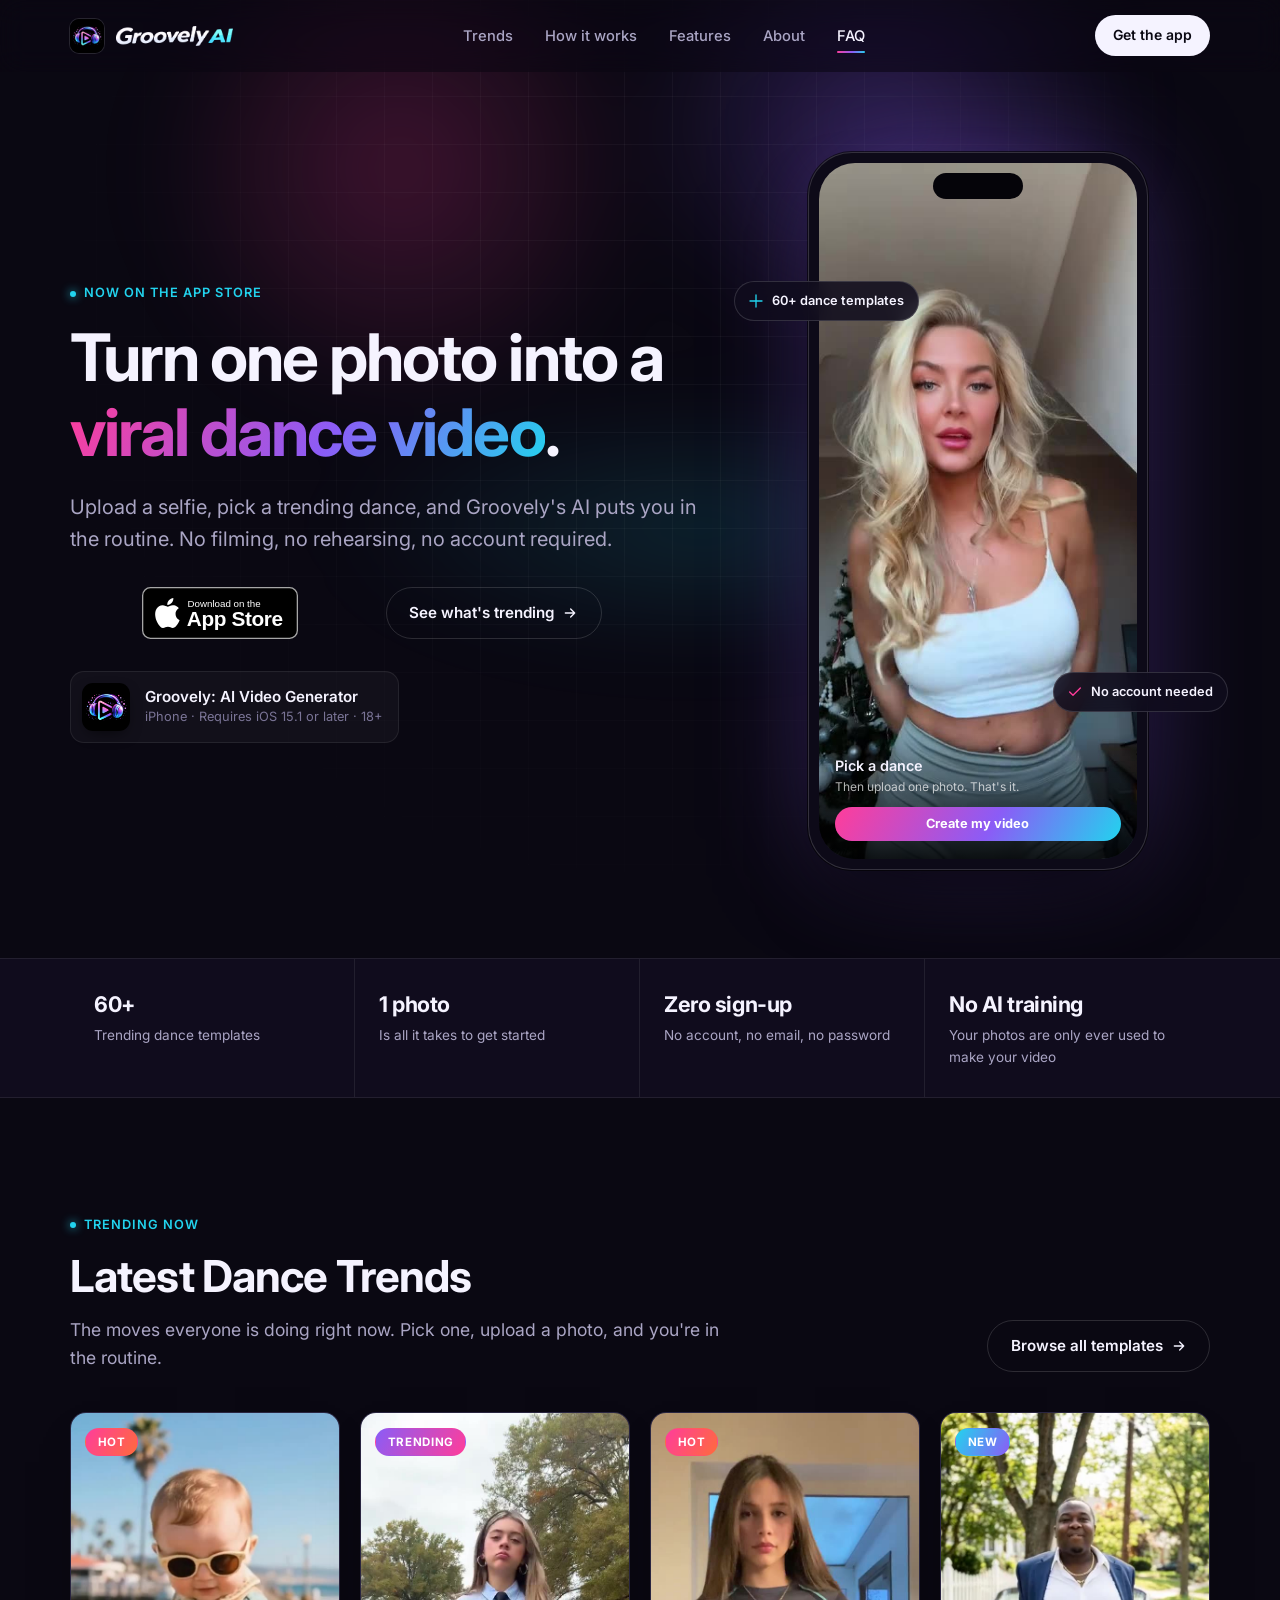
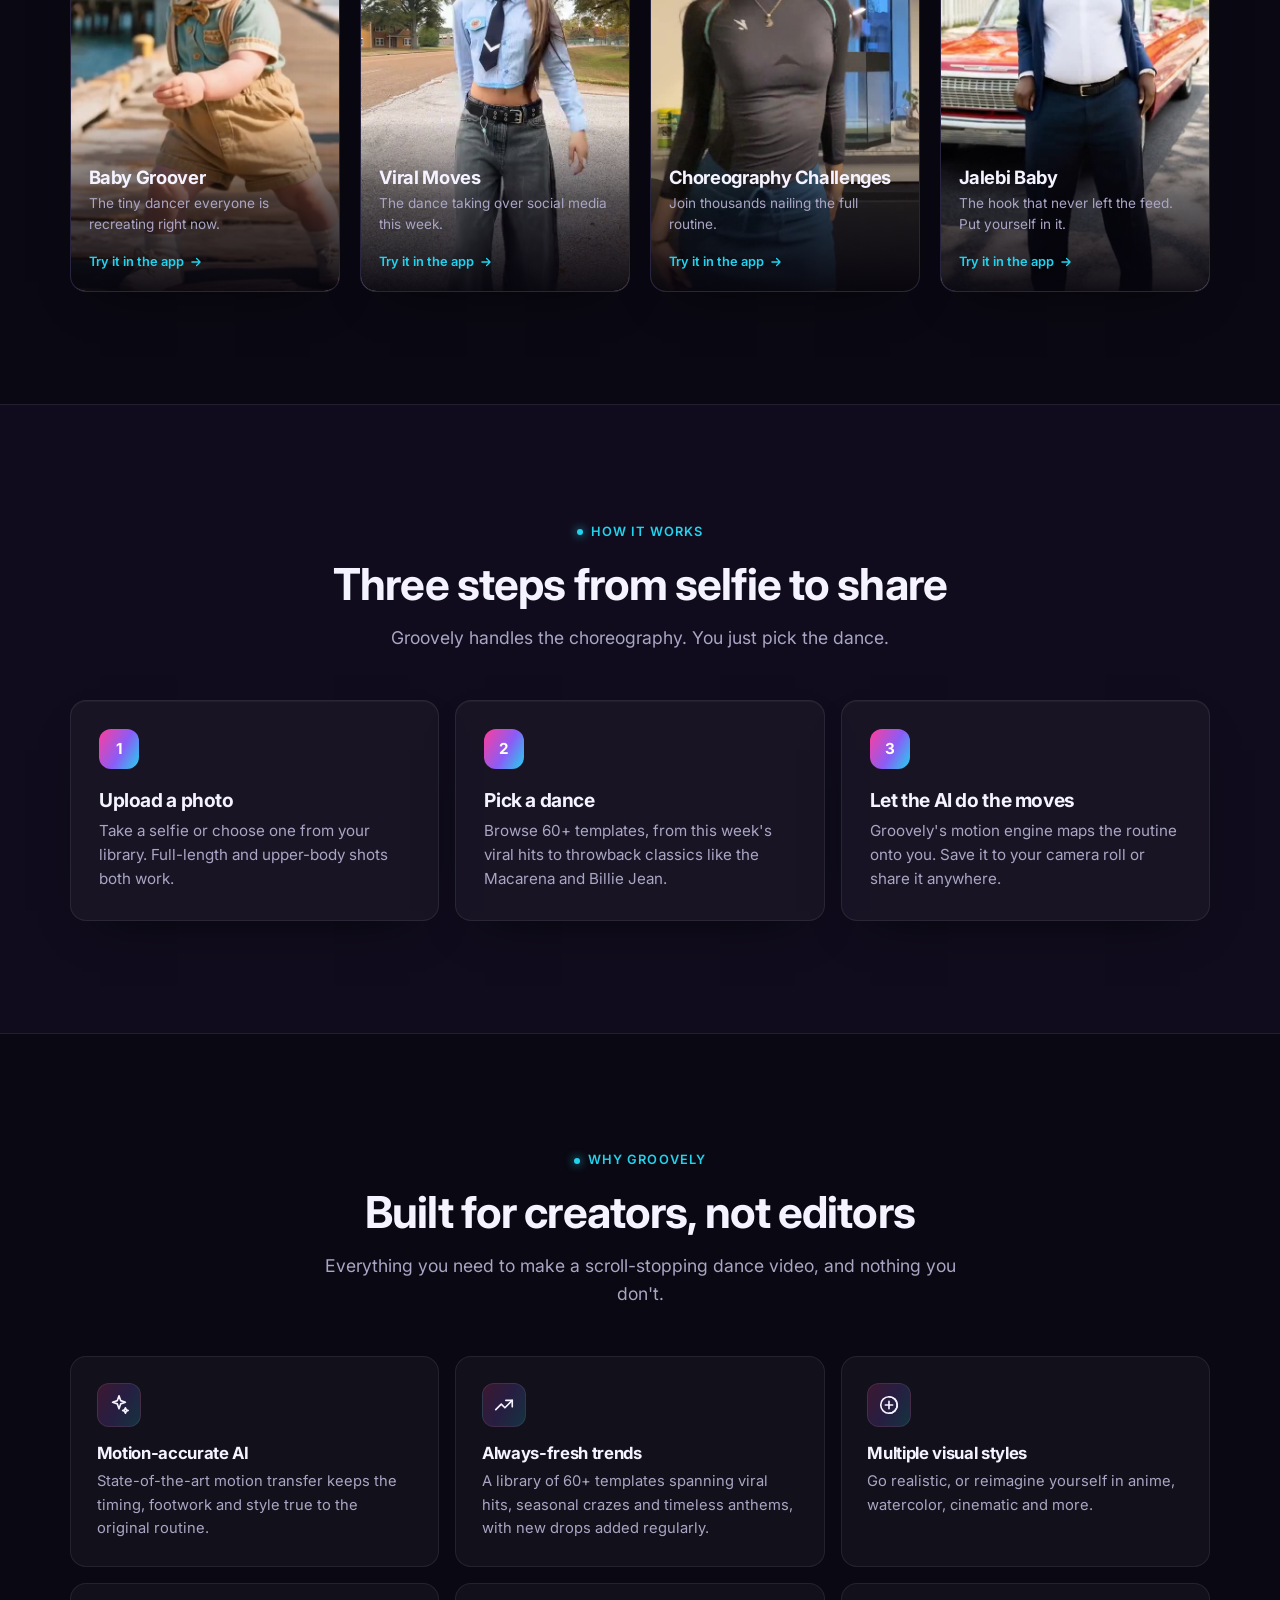
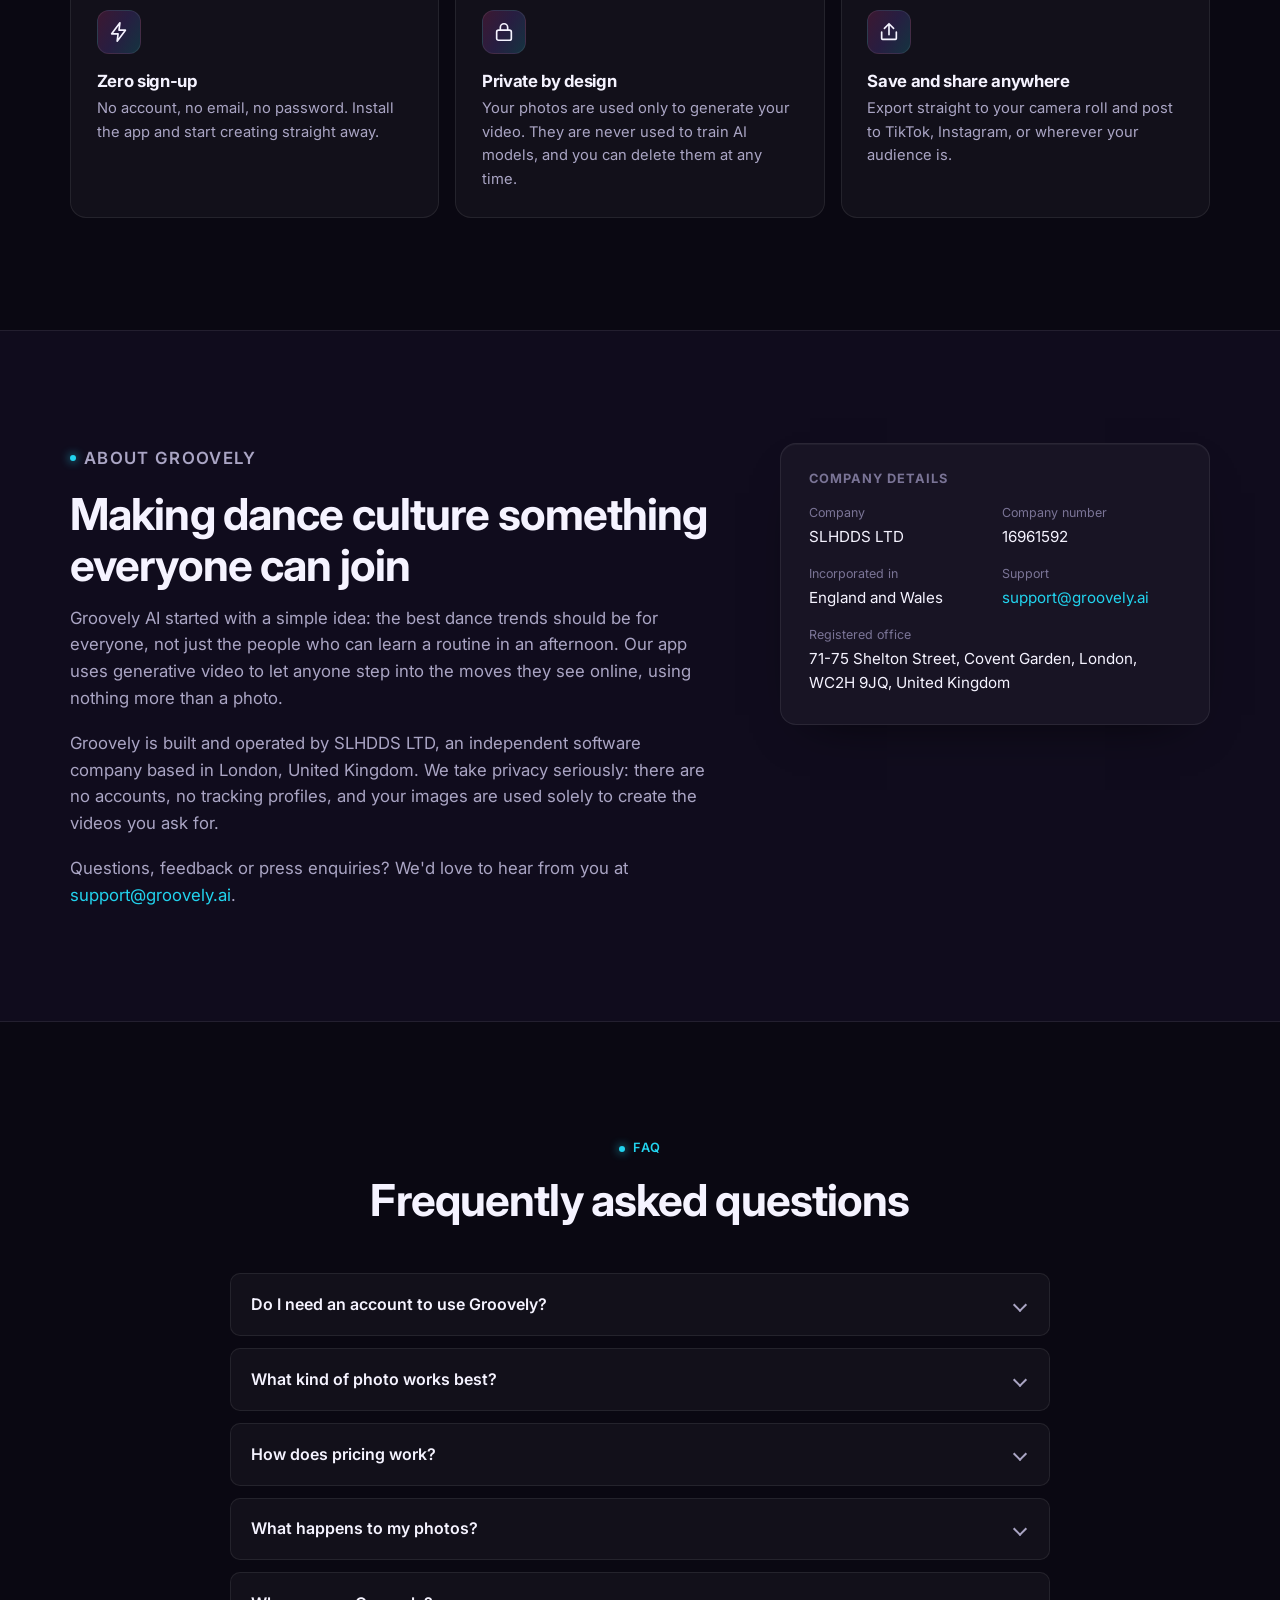
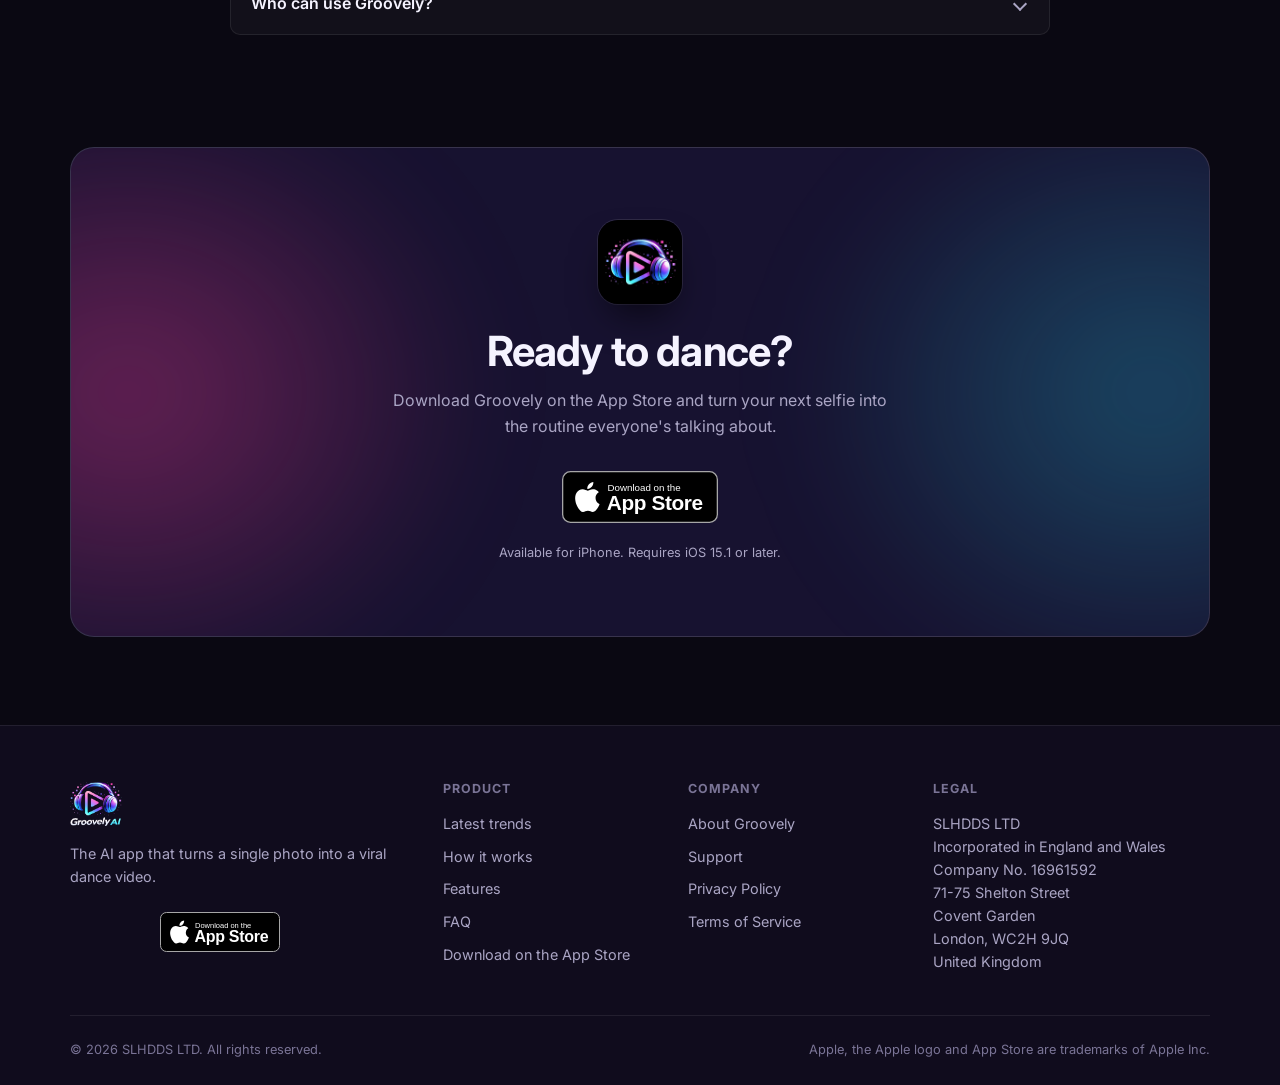
<file: index.html>
<!DOCTYPE html>
<html lang="en">
<head>
    <meta charset="UTF-8">
    <meta name="viewport" content="width=device-width, initial-scale=1.0">
    <title>Groovely AI — Turn a photo into a viral dance video</title>
    <meta name="description" content="Groovely AI is the iPhone app that turns a single photo into a dance video. Upload a selfie, pick a trending dance, and let the AI do the moves. Available on the App Store.">
    <meta name="theme-color" content="#0a0812">
    <link rel="icon" type="image/png" href="favicon.png">
    <link rel="apple-touch-icon" href="app-icon.png">

    <meta property="og:type" content="website">
    <meta property="og:site_name" content="Groovely AI">
    <meta property="og:title" content="Groovely AI — Turn a photo into a viral dance video">
    <meta property="og:description" content="Upload a selfie, pick a trending dance, and let the AI do the moves. Available now on the App Store.">
    <meta property="og:image" content="https://groovely.ai/groovely-logo.png">
    <meta property="og:url" content="https://groovely.ai/">
    <meta name="twitter:card" content="summary_large_image">

    <link rel="preconnect" href="https://fonts.googleapis.com">
    <link rel="preconnect" href="https://fonts.gstatic.com" crossorigin>
    <link href="https://fonts.googleapis.com/css2?family=Inter:wght@400;500;600;700;800&display=swap" rel="stylesheet">
    <link rel="stylesheet" href="styles.css">
</head>
<body>

    <!-- Reusable SVG symbols -->
    <svg width="0" height="0" style="position:absolute" aria-hidden="true" focusable="false">
        <defs>
            <!-- App Store badge -->
            <symbol id="badge-appstore" viewBox="0 0 120 40">
                <rect x="0.5" y="0.5" width="119" height="39" rx="6" fill="#000" stroke="#a6a6a6"/>
                <g transform="translate(8 8.5) scale(0.96)" fill="#fff">
                    <path d="M12.152 6.896c-.948 0-2.415-1.078-3.96-1.04-2.04.027-3.91 1.183-4.961 3.014-2.117 3.675-.546 9.103 1.519 12.09 1.013 1.454 2.208 3.09 3.792 3.039 1.52-.065 2.09-.987 3.935-.987 1.831 0 2.35.987 3.96.948 1.637-.026 2.676-1.48 3.676-2.948 1.156-1.688 1.636-3.325 1.662-3.415-.039-.013-3.182-1.221-3.22-4.857-.026-3.04 2.48-4.494 2.597-4.559-1.429-2.09-3.623-2.324-4.39-2.376-2-.156-3.675 1.09-4.61 1.09zM15.53 3.83c.843-1.012 1.4-2.427 1.245-3.83-1.207.052-2.662.805-3.532 1.818-.78.896-1.454 2.338-1.273 3.714 1.338.104 2.715-.688 3.559-1.701"/>
                </g>
                <text x="35" y="15.5" fill="#fff" font-family="-apple-system, BlinkMacSystemFont, 'Helvetica Neue', Helvetica, Arial, sans-serif" font-size="7.5">Download on the</text>
                <text x="34.5" y="30" fill="#fff" font-family="-apple-system, BlinkMacSystemFont, 'Helvetica Neue', Helvetica, Arial, sans-serif" font-size="16" font-weight="600" letter-spacing="-0.3">App Store</text>
            </symbol>
        </defs>
    </svg>

    <!-- Navigation -->
    <header class="navbar" id="navbar">
        <div class="container">
            <a class="nav-brand" href="#home" aria-label="Groovely AI home">
                <img src="app-icon.png" alt="" class="logo-mark" width="34" height="34">
                <img src="groovely-wordmark.png" alt="Groovely AI" class="logo-word">
            </a>

            <nav aria-label="Primary">
                <ul class="nav-menu" id="nav-menu">
                    <li><a href="#trends">Trends</a></li>
                    <li><a href="#how-it-works">How it works</a></li>
                    <li><a href="#features">Features</a></li>
                    <li><a href="#about">About</a></li>
                    <li><a href="#faq">FAQ</a></li>
                    <li class="nav-menu-cta">
                        <a class="appstore-badge" href="https://apps.apple.com/app/groovely-ai-video-generator/id6759136088" target="_blank" rel="noopener" aria-label="Download Groovely on the App Store">
                            <svg role="img" aria-hidden="true"><use href="#badge-appstore"/></svg>
                        </a>
                    </li>
                </ul>
            </nav>

            <div class="nav-actions">
                <a class="btn btn-primary btn-small nav-cta" href="https://apps.apple.com/app/groovely-ai-video-generator/id6759136088" target="_blank" rel="noopener">Get the app</a>
                <button class="nav-toggle" id="nav-toggle" aria-label="Toggle navigation" aria-controls="nav-menu" aria-expanded="false">
                    <span></span>
                    <span></span>
                    <span></span>
                </button>
            </div>
        </div>
    </header>

    <main>
        <!-- Hero -->
        <section id="home" class="hero">
            <div class="hero-bg" aria-hidden="true"></div>
            <div class="container">
                <div class="hero-copy">
                    <p class="eyebrow">Now on the App Store</p>
                    <h1 class="hero-title">Turn one photo into a <span class="grad-text">viral dance video</span>.</h1>
                    <p class="hero-sub">Upload a selfie, pick a trending dance, and Groovely's AI puts you in the routine. No filming, no rehearsing, no account required.</p>

                    <div class="hero-actions">
                        <a class="appstore-badge" href="https://apps.apple.com/app/groovely-ai-video-generator/id6759136088" target="_blank" rel="noopener" aria-label="Download Groovely on the App Store">
                            <svg role="img" aria-hidden="true"><use href="#badge-appstore"/></svg>
                        </a>
                        <a class="btn btn-ghost" href="#trends">
                            See what's trending
                            <svg class="arrow" width="16" height="16" viewBox="0 0 24 24" fill="none" stroke="currentColor" stroke-width="2" stroke-linecap="round" stroke-linejoin="round" aria-hidden="true"><path d="M5 12h14M13 6l6 6-6 6"/></svg>
                        </a>
                    </div>

                    <a class="app-meta" href="https://apps.apple.com/app/groovely-ai-video-generator/id6759136088" target="_blank" rel="noopener">
                        <img src="app-icon.png" alt="Groovely app icon" width="48" height="48">
                        <div>
                            <strong>Groovely: AI Video Generator</strong>
                            <span>iPhone &middot; Requires iOS 15.1 or later &middot; 18+</span>
                        </div>
                    </a>
                </div>

                <div class="hero-visual">
                    <div class="phone">
                        <div class="phone-screen">
                            <video muted loop playsinline autoplay preload="metadata" poster="videos/template-5-poster.jpg" data-autoplay>
                                <source src="videos/template-5.mp4" type="video/mp4">
                            </video>
                            <div class="phone-ui" aria-hidden="true">
                                <strong>Pick a dance</strong>
                                <span>Then upload one photo. That's it.</span>
                                <div class="fake-btn">Create my video</div>
                            </div>
                        </div>
                    </div>

                    <div class="chip chip-1" aria-hidden="true">
                        <svg viewBox="0 0 24 24" fill="none" stroke="#22d3ee" stroke-width="2" stroke-linecap="round" stroke-linejoin="round"><path d="M12 3v18M3 12h18"/></svg>
                        60+ dance templates
                    </div>
                    <div class="chip chip-2" aria-hidden="true">
                        <svg viewBox="0 0 24 24" fill="none" stroke="#ff3d9a" stroke-width="2" stroke-linecap="round" stroke-linejoin="round"><path d="M20 6L9 17l-5-5"/></svg>
                        No account needed
                    </div>
                </div>
            </div>
        </section>

        <!-- Trust strip -->
        <section class="trust" aria-label="Key facts">
            <div class="container">
                <div class="trust-grid">
                    <div class="trust-item">
                        <strong>60+</strong>
                        <span>Trending dance templates</span>
                    </div>
                    <div class="trust-item">
                        <strong>1 photo</strong>
                        <span>Is all it takes to get started</span>
                    </div>
                    <div class="trust-item">
                        <strong>Zero sign-up</strong>
                        <span>No account, no email, no password</span>
                    </div>
                    <div class="trust-item">
                        <strong>No AI training</strong>
                        <span>Your photos are only ever used to make your video</span>
                    </div>
                </div>
            </div>
        </section>

        <!-- Latest Dance Trends -->
        <section id="trends" class="section">
            <div class="container">
                <div class="section-head-row">
                    <div class="section-head reveal">
                        <p class="eyebrow">Trending now</p>
                        <h2 class="section-title">Latest Dance Trends</h2>
                        <p class="section-lead">The moves everyone is doing right now. Pick one, upload a photo, and you're in the routine.</p>
                    </div>
                    <a class="btn btn-ghost reveal" href="https://apps.apple.com/app/groovely-ai-video-generator/id6759136088" target="_blank" rel="noopener">
                        Browse all templates
                        <svg class="arrow" width="16" height="16" viewBox="0 0 24 24" fill="none" stroke="currentColor" stroke-width="2" stroke-linecap="round" stroke-linejoin="round" aria-hidden="true"><path d="M5 12h14M13 6l6 6-6 6"/></svg>
                    </a>
                </div>

                <div class="trends-grid">
                    <article class="trend-card reveal">
                        <video muted loop playsinline preload="metadata" poster="videos/baby-groover-poster.jpg" data-autoplay>
                            <source src="videos/baby-groover.mp4" type="video/mp4">
                        </video>
                        <span class="badge-pill hot">Hot</span>
                        <div class="trend-info">
                            <h3>Baby Groover</h3>
                            <p>The tiny dancer everyone is recreating right now.</p>
                            <a class="trend-link" href="https://apps.apple.com/app/groovely-ai-video-generator/id6759136088" target="_blank" rel="noopener">
                                Try it in the app
                                <svg viewBox="0 0 24 24" fill="none" stroke="currentColor" stroke-width="2.2" stroke-linecap="round" stroke-linejoin="round" aria-hidden="true"><path d="M5 12h14M13 6l6 6-6 6"/></svg>
                            </a>
                        </div>
                    </article>

                    <article class="trend-card reveal reveal-delay-1">
                        <video muted loop playsinline preload="metadata" poster="videos/template-6-poster.jpg" data-autoplay>
                            <source src="videos/template-6.mp4" type="video/mp4">
                        </video>
                        <span class="badge-pill trending">Trending</span>
                        <div class="trend-info">
                            <h3>Viral Moves</h3>
                            <p>The dance taking over social media this week.</p>
                            <a class="trend-link" href="https://apps.apple.com/app/groovely-ai-video-generator/id6759136088" target="_blank" rel="noopener">
                                Try it in the app
                                <svg viewBox="0 0 24 24" fill="none" stroke="currentColor" stroke-width="2.2" stroke-linecap="round" stroke-linejoin="round" aria-hidden="true"><path d="M5 12h14M13 6l6 6-6 6"/></svg>
                            </a>
                        </div>
                    </article>

                    <article class="trend-card reveal reveal-delay-2">
                        <video muted loop playsinline preload="metadata" poster="videos/template-7-poster.jpg" data-autoplay>
                            <source src="videos/template-7.mp4" type="video/mp4">
                        </video>
                        <span class="badge-pill hot">Hot</span>
                        <div class="trend-info">
                            <h3>Choreography Challenges</h3>
                            <p>Join thousands nailing the full routine.</p>
                            <a class="trend-link" href="https://apps.apple.com/app/groovely-ai-video-generator/id6759136088" target="_blank" rel="noopener">
                                Try it in the app
                                <svg viewBox="0 0 24 24" fill="none" stroke="currentColor" stroke-width="2.2" stroke-linecap="round" stroke-linejoin="round" aria-hidden="true"><path d="M5 12h14M13 6l6 6-6 6"/></svg>
                            </a>
                        </div>
                    </article>

                    <article class="trend-card reveal reveal-delay-3">
                        <video muted loop playsinline preload="metadata" poster="videos/jalebi-baby-poster.jpg" data-autoplay>
                            <source src="videos/jalebi-baby.mp4" type="video/mp4">
                        </video>
                        <span class="badge-pill new">New</span>
                        <div class="trend-info">
                            <h3>Jalebi Baby</h3>
                            <p>The hook that never left the feed. Put yourself in it.</p>
                            <a class="trend-link" href="https://apps.apple.com/app/groovely-ai-video-generator/id6759136088" target="_blank" rel="noopener">
                                Try it in the app
                                <svg viewBox="0 0 24 24" fill="none" stroke="currentColor" stroke-width="2.2" stroke-linecap="round" stroke-linejoin="round" aria-hidden="true"><path d="M5 12h14M13 6l6 6-6 6"/></svg>
                            </a>
                        </div>
                    </article>
                </div>
            </div>
        </section>

        <!-- How it works -->
        <section id="how-it-works" class="section section-alt">
            <div class="container">
                <div class="section-head center reveal">
                    <p class="eyebrow">How it works</p>
                    <h2 class="section-title">Three steps from selfie to share</h2>
                    <p class="section-lead">Groovely handles the choreography. You just pick the dance.</p>
                </div>

                <div class="steps">
                    <div class="step reveal">
                        <div class="step-num">1</div>
                        <h3>Upload a photo</h3>
                        <p>Take a selfie or choose one from your library. Full-length and upper-body shots both work.</p>
                    </div>
                    <div class="step reveal reveal-delay-1">
                        <div class="step-num">2</div>
                        <h3>Pick a dance</h3>
                        <p>Browse 60+ templates, from this week's viral hits to throwback classics like the Macarena and Billie Jean.</p>
                    </div>
                    <div class="step reveal reveal-delay-2">
                        <div class="step-num">3</div>
                        <h3>Let the AI do the moves</h3>
                        <p>Groovely's motion engine maps the routine onto you. Save it to your camera roll or share it anywhere.</p>
                    </div>
                </div>
            </div>
        </section>

        <!-- Features -->
        <section id="features" class="section">
            <div class="container">
                <div class="section-head center reveal">
                    <p class="eyebrow">Why Groovely</p>
                    <h2 class="section-title">Built for creators, not editors</h2>
                    <p class="section-lead">Everything you need to make a scroll-stopping dance video, and nothing you don't.</p>
                </div>

                <div class="features-grid">
                    <div class="feature reveal">
                        <div class="feature-icon">
                            <svg viewBox="0 0 24 24" aria-hidden="true"><path d="M12 2l1.8 5.2L19 9l-5.2 1.8L12 16l-1.8-5.2L5 9l5.2-1.8z"/><path d="M19 15l.9 2.1L22 18l-2.1.9L19 21l-.9-2.1L16 18l2.1-.9z"/></svg>
                        </div>
                        <h3>Motion-accurate AI</h3>
                        <p>State-of-the-art motion transfer keeps the timing, footwork and style true to the original routine.</p>
                    </div>
                    <div class="feature reveal reveal-delay-1">
                        <div class="feature-icon">
                            <svg viewBox="0 0 24 24" aria-hidden="true"><path d="M3 17l6-6 4 4 8-8"/><path d="M14 7h7v7"/></svg>
                        </div>
                        <h3>Always-fresh trends</h3>
                        <p>A library of 60+ templates spanning viral hits, seasonal crazes and timeless anthems, with new drops added regularly.</p>
                    </div>
                    <div class="feature reveal reveal-delay-2">
                        <div class="feature-icon">
                            <svg viewBox="0 0 24 24" aria-hidden="true"><circle cx="12" cy="12" r="9"/><path d="M12 3a9 9 0 0 1 0 18"/><path d="M8 12h8M12 8v8"/></svg>
                        </div>
                        <h3>Multiple visual styles</h3>
                        <p>Go realistic, or reimagine yourself in anime, watercolor, cinematic and more.</p>
                    </div>
                    <div class="feature reveal reveal-delay-3">
                        <div class="feature-icon">
                            <svg viewBox="0 0 24 24" aria-hidden="true"><path d="M13 2L4 14h7l-1 8 9-12h-7z"/></svg>
                        </div>
                        <h3>Zero sign-up</h3>
                        <p>No account, no email, no password. Install the app and start creating straight away.</p>
                    </div>
                    <div class="feature reveal reveal-delay-4">
                        <div class="feature-icon">
                            <svg viewBox="0 0 24 24" aria-hidden="true"><rect x="4" y="10" width="16" height="11" rx="2"/><path d="M8 10V7a4 4 0 0 1 8 0v3"/></svg>
                        </div>
                        <h3>Private by design</h3>
                        <p>Your photos are used only to generate your video. They are never used to train AI models, and you can delete them at any time.</p>
                    </div>
                    <div class="feature reveal reveal-delay-5">
                        <div class="feature-icon">
                            <svg viewBox="0 0 24 24" aria-hidden="true"><path d="M4 12v7a1 1 0 0 0 1 1h14a1 1 0 0 0 1-1v-7"/><path d="M12 3v12M7 8l5-5 5 5"/></svg>
                        </div>
                        <h3>Save and share anywhere</h3>
                        <p>Export straight to your camera roll and post to TikTok, Instagram, or wherever your audience is.</p>
                    </div>
                </div>
            </div>
        </section>

        <!-- About -->
        <section id="about" class="section section-alt">
            <div class="container">
                <div class="about-grid">
                    <div class="about-text reveal">
                        <p class="eyebrow">About Groovely</p>
                        <h2 class="section-title">Making dance culture something everyone can join</h2>
                        <p>Groovely AI started with a simple idea: the best dance trends should be for everyone, not just the people who can learn a routine in an afternoon. Our app uses generative video to let anyone step into the moves they see online, using nothing more than a photo.</p>
                        <p>Groovely is built and operated by SLHDDS LTD, an independent software company based in London, United Kingdom. We take privacy seriously: there are no accounts, no tracking profiles, and your images are used solely to create the videos you ask for.</p>
                        <p>Questions, feedback or press enquiries? We'd love to hear from you at <a href="mailto:support@groovely.ai" style="color: var(--cyan);">support@groovely.ai</a>.</p>
                    </div>

                    <div class="about-card reveal reveal-delay-1">
                        <h3>Company details</h3>
                        <dl>
                            <div>
                                <dt>Company</dt>
                                <dd>SLHDDS LTD</dd>
                            </div>
                            <div>
                                <dt>Company number</dt>
                                <dd>16961592</dd>
                            </div>
                            <div>
                                <dt>Incorporated in</dt>
                                <dd>England and Wales</dd>
                            </div>
                            <div>
                                <dt>Support</dt>
                                <dd><a href="mailto:support@groovely.ai">support@groovely.ai</a></dd>
                            </div>
                            <div style="grid-column: 1 / -1;">
                                <dt>Registered office</dt>
                                <dd>71-75 Shelton Street, Covent Garden, London, WC2H 9JQ, United Kingdom</dd>
                            </div>
                        </dl>
                    </div>
                </div>
            </div>
        </section>

        <!-- FAQ -->
        <section id="faq" class="section">
            <div class="container">
                <div class="section-head center reveal">
                    <p class="eyebrow">FAQ</p>
                    <h2 class="section-title">Frequently asked questions</h2>
                </div>

                <div class="faq-list reveal">
                    <details class="faq-item">
                        <summary>Do I need an account to use Groovely?</summary>
                        <p>No. Groovely never asks for a name, email address or password. Install the app from the App Store and you can start creating immediately.</p>
                    </details>
                    <details class="faq-item">
                        <summary>What kind of photo works best?</summary>
                        <p>A clear, well-lit photo of one person facing the camera. Full-length shots give the AI the most to work with, but upper-body photos work too. The app shows framing guides when you upload.</p>
                    </details>
                    <details class="faq-item">
                        <summary>How does pricing work?</summary>
                        <p>Groovely runs on coins. A subscription tops up your coin balance, and each video you generate spends a few coins. Subscriptions are billed through your Apple ID and can be managed or cancelled at any time in your iPhone settings.</p>
                    </details>
                    <details class="faq-item">
                        <summary>What happens to my photos?</summary>
                        <p>Your photos are used solely to generate the videos you request. They are never used to train AI models, never sold or shared for advertising, and can be deleted from within the app. See our <a href="privacy-policy.html" style="color: var(--cyan);">Privacy Policy</a> for full details.</p>
                    </details>
                    <details class="faq-item">
                        <summary>Who can use Groovely?</summary>
                        <p>Groovely is available for iPhone running iOS 15.1 or later and is intended for users aged 18 and over.</p>
                    </details>
                </div>
            </div>
        </section>

        <!-- CTA -->
        <section class="cta">
            <div class="container">
                <div class="cta-inner reveal">
                    <img class="cta-icon" src="app-icon.png" alt="Groovely app icon" width="84" height="84">
                    <h2>Ready to dance?</h2>
                    <p>Download Groovely on the App Store and turn your next selfie into the routine everyone's talking about.</p>
                    <div class="cta-actions">
                        <a class="appstore-badge" href="https://apps.apple.com/app/groovely-ai-video-generator/id6759136088" target="_blank" rel="noopener" aria-label="Download Groovely on the App Store">
                            <svg role="img" aria-hidden="true"><use href="#badge-appstore"/></svg>
                        </a>
                    </div>
                    <p class="cta-note" style="margin-top: 1.25rem; margin-bottom: 0;">Available for iPhone. Requires iOS 15.1 or later.</p>
                </div>
            </div>
        </section>
    </main>

    <!-- Footer -->
    <footer class="footer">
        <div class="container">
            <div class="footer-content">
                <div class="footer-section">
                    <img src="groovely-logo-assets/groovely-logo.png" alt="Groovely AI" class="footer-logo">
                    <p>The AI app that turns a single photo into a viral dance video.</p>
                    <a class="appstore-badge" href="https://apps.apple.com/app/groovely-ai-video-generator/id6759136088" target="_blank" rel="noopener" aria-label="Download Groovely on the App Store">
                        <svg role="img" aria-hidden="true"><use href="#badge-appstore"/></svg>
                    </a>
                </div>
                <div class="footer-section">
                    <h4>Product</h4>
                    <ul>
                        <li><a href="#trends">Latest trends</a></li>
                        <li><a href="#how-it-works">How it works</a></li>
                        <li><a href="#features">Features</a></li>
                        <li><a href="#faq">FAQ</a></li>
                        <li><a href="https://apps.apple.com/app/groovely-ai-video-generator/id6759136088" target="_blank" rel="noopener">Download on the App Store</a></li>
                    </ul>
                </div>
                <div class="footer-section">
                    <h4>Company</h4>
                    <ul>
                        <li><a href="#about">About Groovely</a></li>
                        <li><a href="mailto:support@groovely.ai">Support</a></li>
                        <li><a href="privacy-policy.html">Privacy Policy</a></li>
                        <li><a href="terms-of-service.html">Terms of Service</a></li>
                    </ul>
                </div>
                <div class="footer-section">
                    <h4>Legal</h4>
                    <address>
                        SLHDDS LTD<br>
                        Incorporated in England and Wales<br>
                        Company No. 16961592<br>
                        71-75 Shelton Street<br>
                        Covent Garden<br>
                        London, WC2H 9JQ<br>
                        United Kingdom
                    </address>
                </div>
            </div>
            <div class="footer-bottom">
                <p>&copy; 2026 SLHDDS LTD. All rights reserved.</p>
                <p>Apple, the Apple logo and App Store are trademarks of Apple Inc.</p>
            </div>
        </div>
    </footer>

    <script src="script.js"></script>
</body>
</html>
</file>
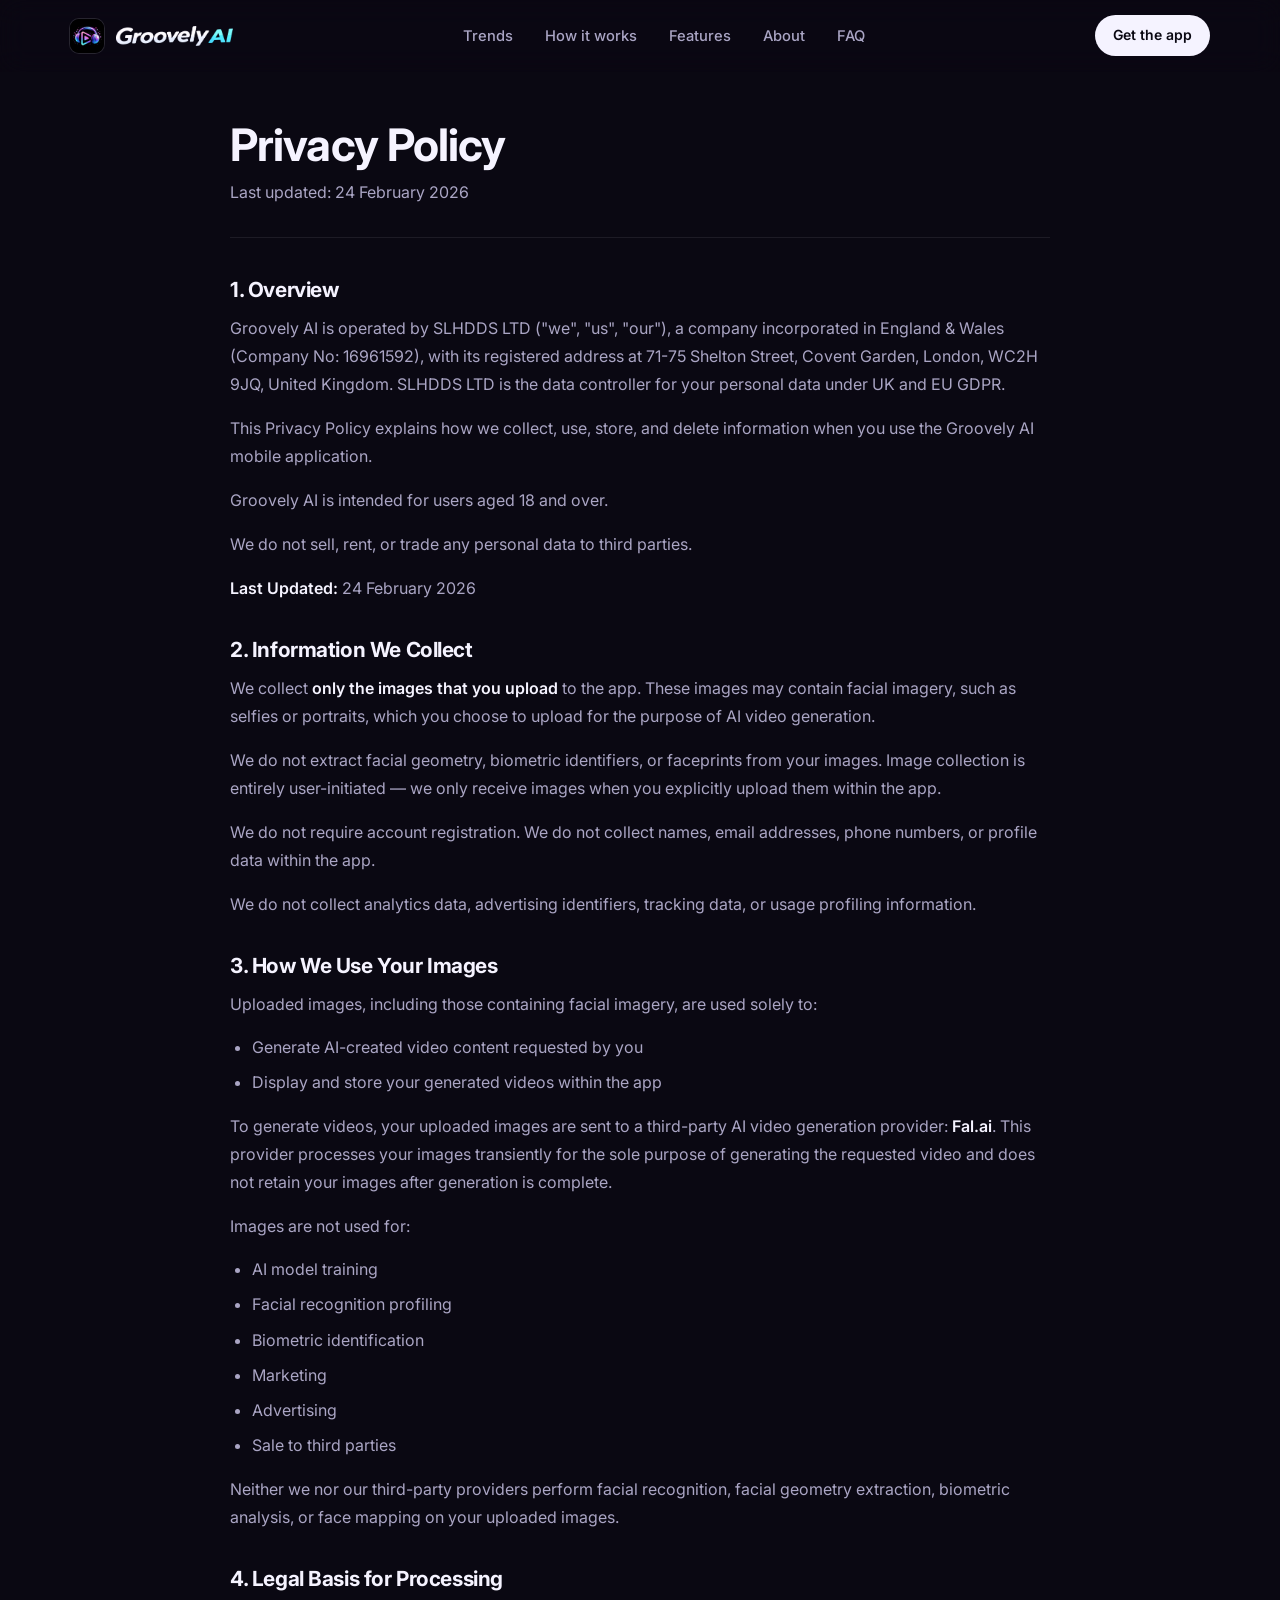
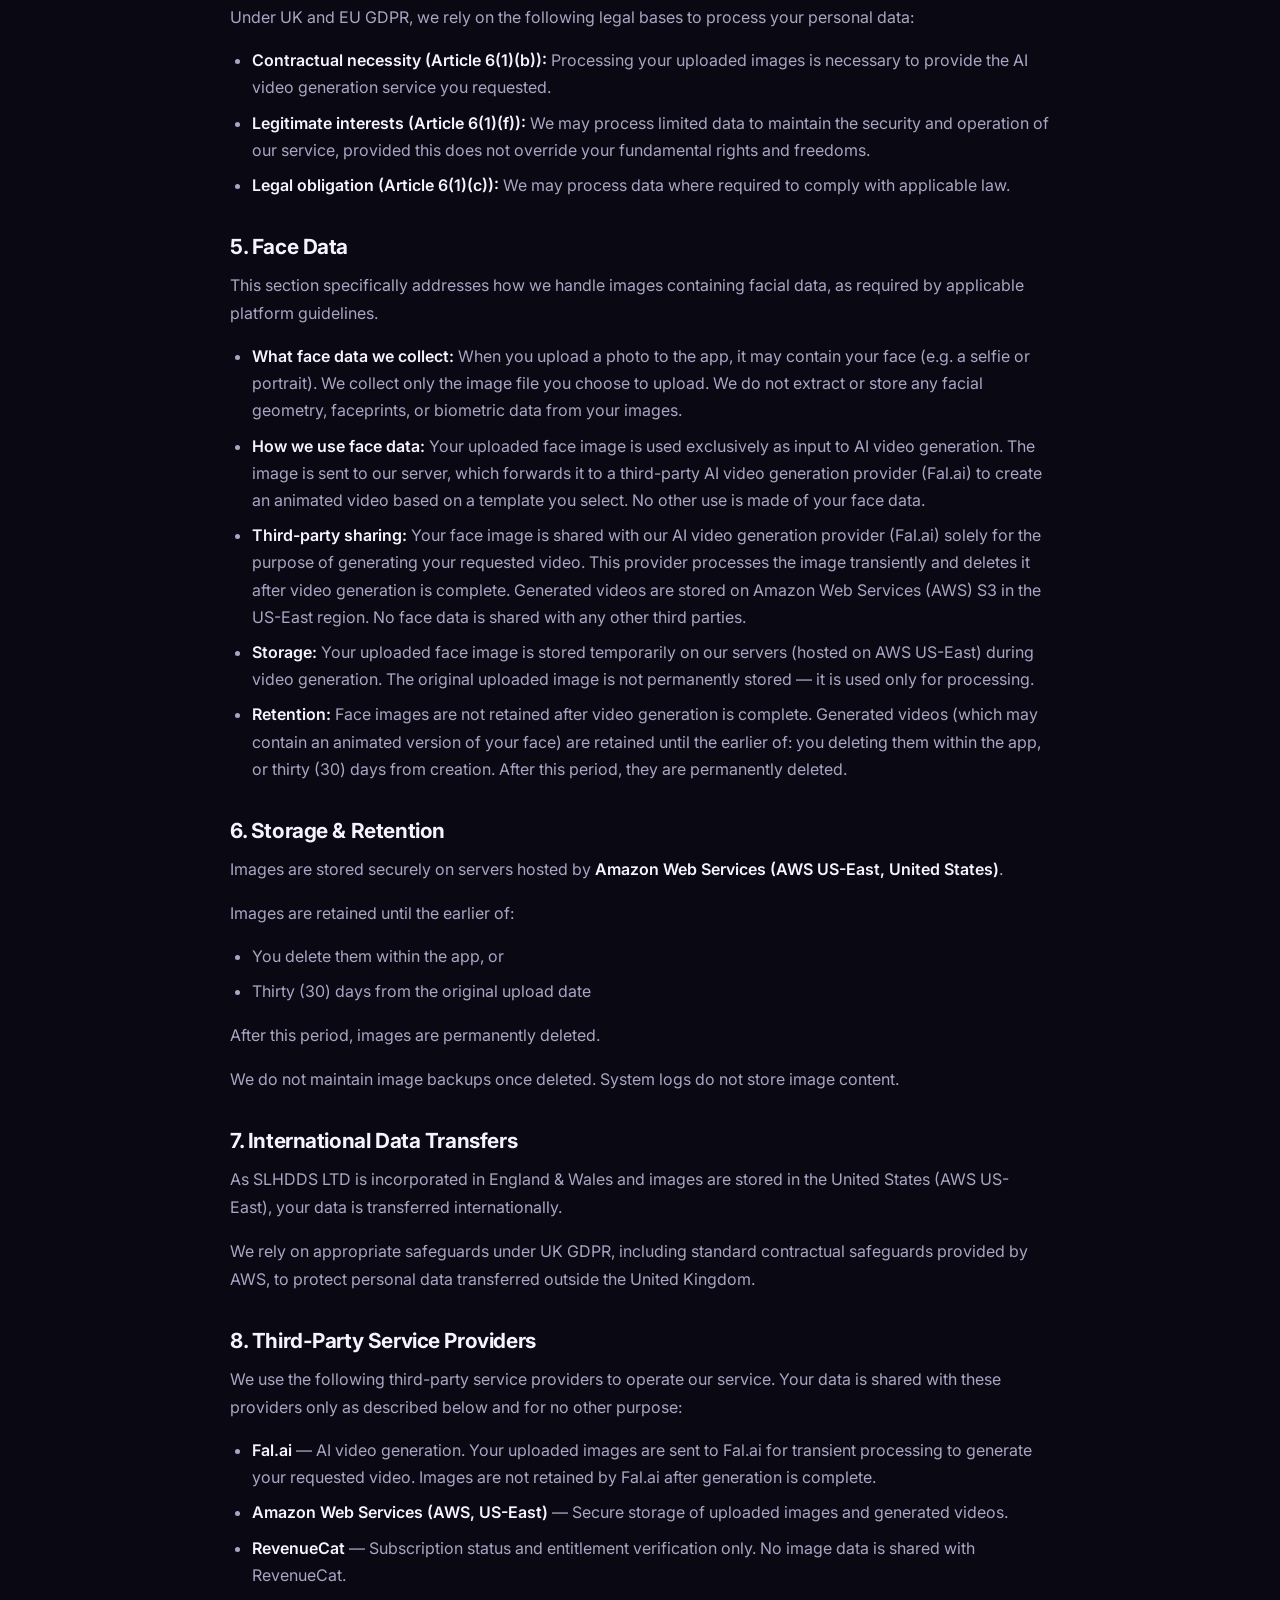
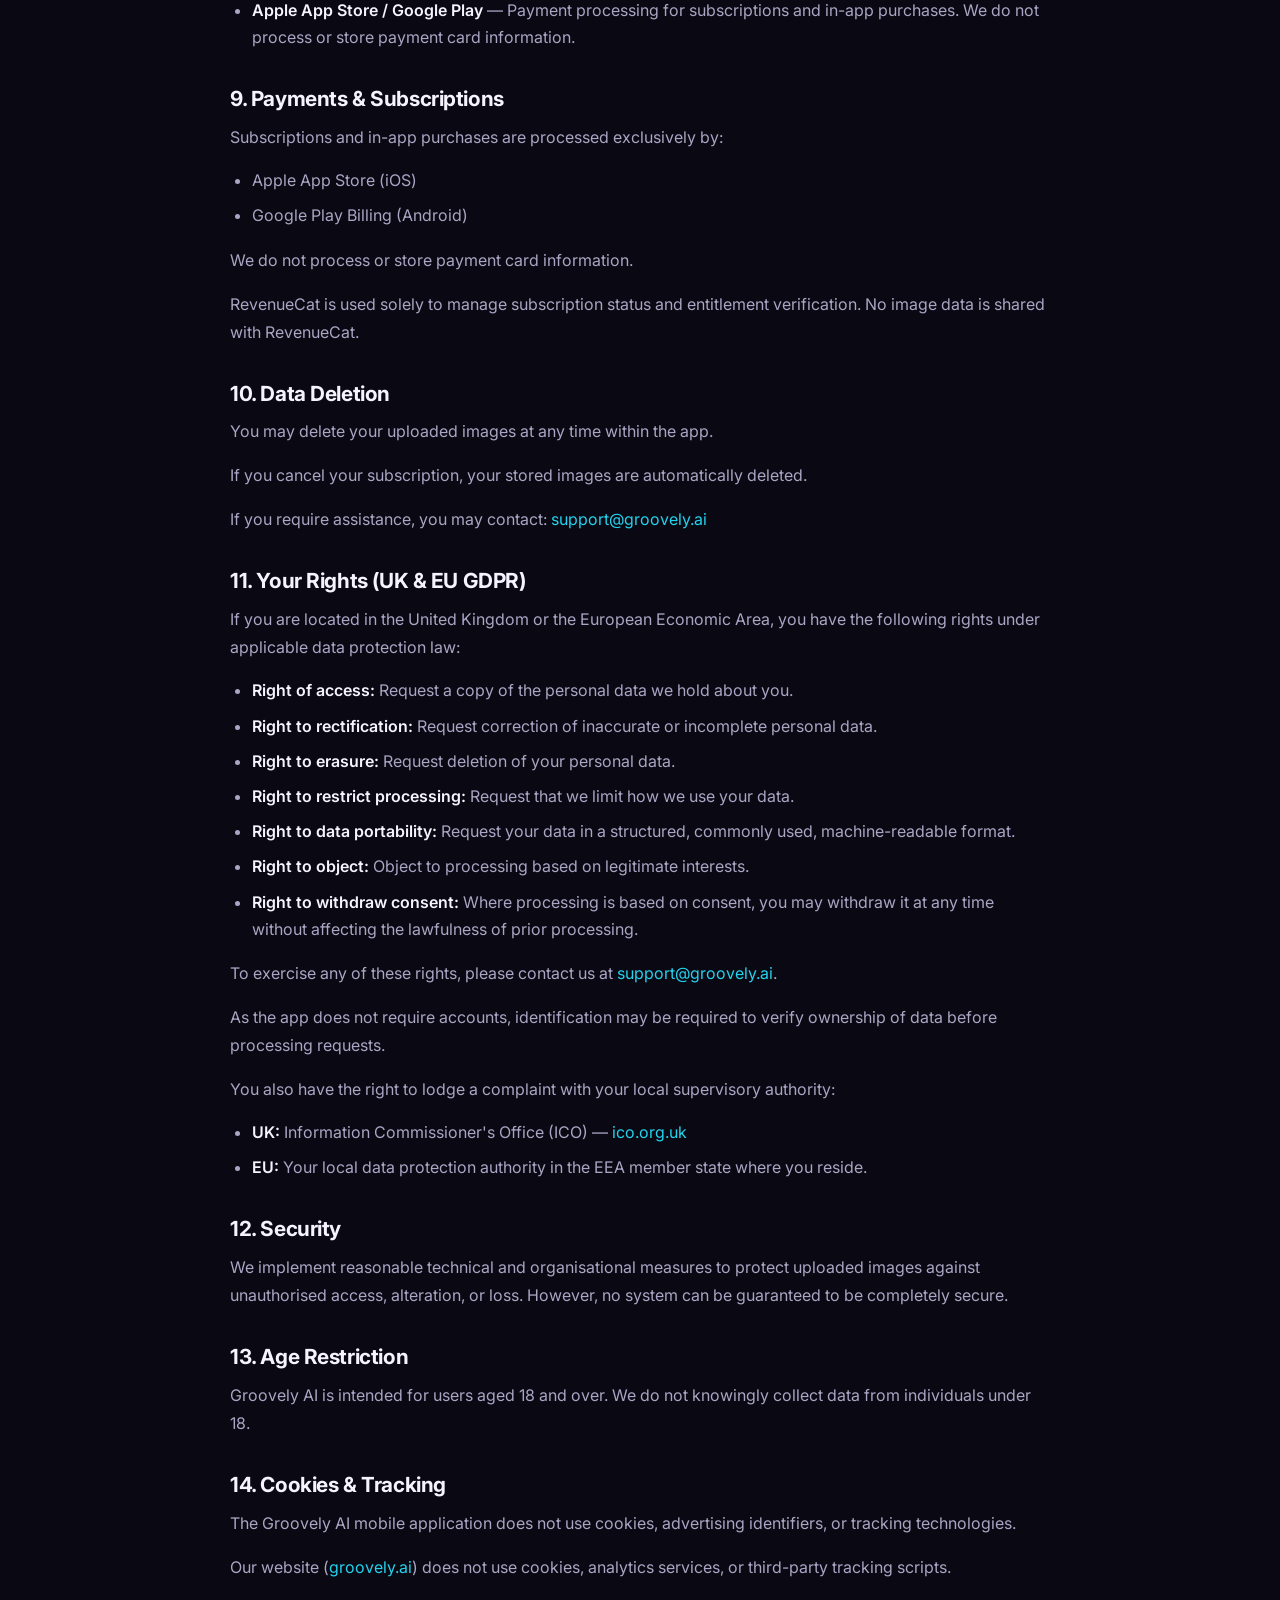
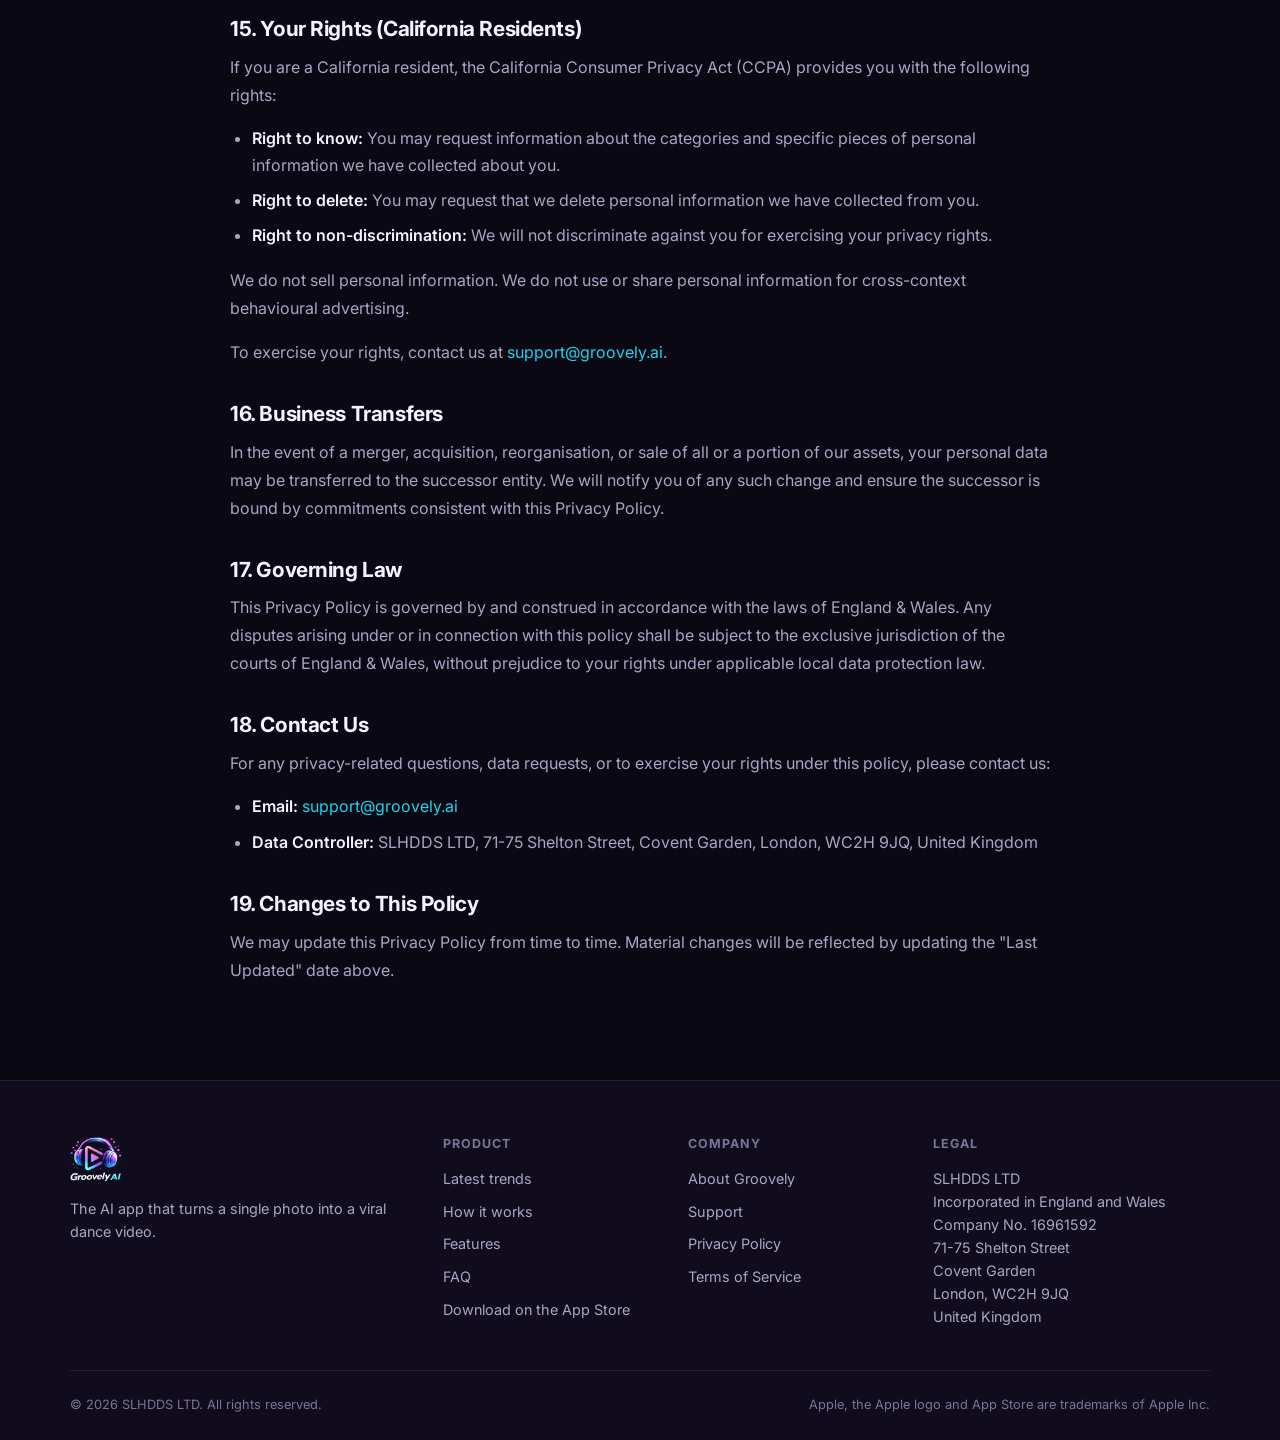
<file: privacy-policy.html>
<!DOCTYPE html>
<html lang="en">
<head>
    <meta charset="UTF-8">
    <meta name="viewport" content="width=device-width, initial-scale=1.0">
    <title>Privacy Policy — Groovely AI</title>
    <meta name="description" content="How Groovely AI (SLHDDS LTD) collects, uses and protects your data.">
    <meta name="theme-color" content="#0a0812">
    <link rel="icon" type="image/png" href="favicon.png">
    <link rel="apple-touch-icon" href="app-icon.png">

    <meta property="og:type" content="website">
    <meta property="og:site_name" content="Groovely AI">
    <meta property="og:title" content="Privacy Policy — Groovely AI">
    <meta property="og:description" content="How Groovely AI (SLHDDS LTD) collects, uses and protects your data.">
    <meta property="og:image" content="https://groovely.ai/groovely-logo.png">
    <meta property="og:url" content="https://groovely.ai/privacy-policy.html">
    <meta name="twitter:card" content="summary_large_image">

    <link rel="preconnect" href="https://fonts.googleapis.com">
    <link rel="preconnect" href="https://fonts.gstatic.com" crossorigin>
    <link href="https://fonts.googleapis.com/css2?family=Inter:wght@400;500;600;700;800&display=swap" rel="stylesheet">
    <link rel="stylesheet" href="styles.css">
</head>
<body>

    <!-- Reusable SVG symbols -->
    <svg width="0" height="0" style="position:absolute" aria-hidden="true" focusable="false">
        <defs>
            <!-- App Store badge -->
            <symbol id="badge-appstore" viewBox="0 0 120 40">
                <rect x="0.5" y="0.5" width="119" height="39" rx="6" fill="#000" stroke="#a6a6a6"/>
                <g transform="translate(8 8.5) scale(0.96)" fill="#fff">
                    <path d="M12.152 6.896c-.948 0-2.415-1.078-3.96-1.04-2.04.027-3.91 1.183-4.961 3.014-2.117 3.675-.546 9.103 1.519 12.09 1.013 1.454 2.208 3.09 3.792 3.039 1.52-.065 2.09-.987 3.935-.987 1.831 0 2.35.987 3.96.948 1.637-.026 2.676-1.48 3.676-2.948 1.156-1.688 1.636-3.325 1.662-3.415-.039-.013-3.182-1.221-3.22-4.857-.026-3.04 2.48-4.494 2.597-4.559-1.429-2.09-3.623-2.324-4.39-2.376-2-.156-3.675 1.09-4.61 1.09zM15.53 3.83c.843-1.012 1.4-2.427 1.245-3.83-1.207.052-2.662.805-3.532 1.818-.78.896-1.454 2.338-1.273 3.714 1.338.104 2.715-.688 3.559-1.701"/>
                </g>
                <text x="35" y="15.5" fill="#fff" font-family="-apple-system, BlinkMacSystemFont, 'Helvetica Neue', Helvetica, Arial, sans-serif" font-size="7.5">Download on the</text>
                <text x="34.5" y="30" fill="#fff" font-family="-apple-system, BlinkMacSystemFont, 'Helvetica Neue', Helvetica, Arial, sans-serif" font-size="16" font-weight="600" letter-spacing="-0.3">App Store</text>
            </symbol>
        </defs>
    </svg>

    <!-- Navigation -->
    <header class="navbar" id="navbar">
        <div class="container">
            <a class="nav-brand" href="index.html#home" aria-label="Groovely AI home">
                <img src="app-icon.png" alt="" class="logo-mark" width="34" height="34">
                <img src="groovely-wordmark.png" alt="Groovely AI" class="logo-word">
            </a>

            <nav aria-label="Primary">
                <ul class="nav-menu" id="nav-menu">
                    <li><a href="index.html#trends">Trends</a></li>
                    <li><a href="index.html#how-it-works">How it works</a></li>
                    <li><a href="index.html#features">Features</a></li>
                    <li><a href="index.html#about">About</a></li>
                    <li><a href="index.html#faq">FAQ</a></li>
                    <li class="nav-menu-cta">
                        <a class="appstore-badge" href="https://apps.apple.com/app/groovely-ai-video-generator/id6759136088" target="_blank" rel="noopener" aria-label="Download Groovely on the App Store">
                            <svg role="img" aria-hidden="true"><use href="index.html#badge-appstore"/></svg>
                        </a>
                    </li>
                </ul>
            </nav>

            <div class="nav-actions">
                <a class="btn btn-primary btn-small nav-cta" href="https://apps.apple.com/app/groovely-ai-video-generator/id6759136088" target="_blank" rel="noopener">Get the app</a>
                <button class="nav-toggle" id="nav-toggle" aria-label="Toggle navigation" aria-controls="nav-menu" aria-expanded="false">
                    <span></span>
                    <span></span>
                    <span></span>
                </button>
            </div>
        </div>
    </header>

    <main>
        <section class="privacy-policy">
            <div class="container">
                <div class="legal-header">
                    <h1>Privacy Policy</h1>
                    <p>Last updated: 24 February 2026</p>
                </div>
                <div class="privacy-content">
    
        <h2>1. Overview</h2>
    <p>Groovely AI is operated by SLHDDS LTD ("we", "us", "our"), a company incorporated in England &amp; Wales (Company No: 16961592), with its registered address at 71-75 Shelton Street, Covent Garden, London, WC2H 9JQ, United Kingdom. SLHDDS LTD is the data controller for your personal data under UK and EU GDPR.</p>
    <p>This Privacy Policy explains how we collect, use, store, and delete information when you use the Groovely AI mobile application.</p>
    <p>Groovely AI is intended for users aged 18 and over.</p>
    <p>We do not sell, rent, or trade any personal data to third parties.</p>
    <p><strong>Last Updated:</strong> 24 February 2026</p>

    <h2>2. Information We Collect</h2>
    <p>We collect <strong>only the images that you upload</strong> to the app. These images may contain facial imagery, such as selfies or portraits, which you choose to upload for the purpose of AI video generation.</p>
    <p>We do not extract facial geometry, biometric identifiers, or faceprints from your images. Image collection is entirely user-initiated — we only receive images when you explicitly upload them within the app.</p>
    <p>We do not require account registration. We do not collect names, email addresses, phone numbers, or profile data within the app.</p>
    <p>We do not collect analytics data, advertising identifiers, tracking data, or usage profiling information.</p>

    <h2>3. How We Use Your Images</h2>
    <p>Uploaded images, including those containing facial imagery, are used solely to:</p>
    <ul>
      <li>Generate AI-created video content requested by you</li>
      <li>Display and store your generated videos within the app</li>
    </ul>
    <p>To generate videos, your uploaded images are sent to a third-party AI video generation provider: <strong>Fal.ai</strong>. This provider processes your images transiently for the sole purpose of generating the requested video and does not retain your images after generation is complete.</p>
    <p>Images are not used for:</p>
    <ul>
      <li>AI model training</li>
      <li>Facial recognition profiling</li>
      <li>Biometric identification</li>
      <li>Marketing</li>
      <li>Advertising</li>
      <li>Sale to third parties</li>
    </ul>
    <p>Neither we nor our third-party providers perform facial recognition, facial geometry extraction, biometric analysis, or face mapping on your uploaded images.</p>

    <h2>4. Legal Basis for Processing</h2>
    <p>Under UK and EU GDPR, we rely on the following legal bases to process your personal data:</p>
    <ul>
      <li><strong>Contractual necessity (Article 6(1)(b)):</strong> Processing your uploaded images is necessary to provide the AI video generation service you requested.</li>
      <li><strong>Legitimate interests (Article 6(1)(f)):</strong> We may process limited data to maintain the security and operation of our service, provided this does not override your fundamental rights and freedoms.</li>
      <li><strong>Legal obligation (Article 6(1)(c)):</strong> We may process data where required to comply with applicable law.</li>
    </ul>

    <h2>5. Face Data</h2>
    <p>This section specifically addresses how we handle images containing facial data, as required by applicable platform guidelines.</p>
    <ul>
      <li><strong>What face data we collect:</strong> When you upload a photo to the app, it may contain your face (e.g. a selfie or portrait). We collect only the image file you choose to upload. We do not extract or store any facial geometry, faceprints, or biometric data from your images.</li>
      <li><strong>How we use face data:</strong> Your uploaded face image is used exclusively as input to AI video generation. The image is sent to our server, which forwards it to a third-party AI video generation provider (Fal.ai) to create an animated video based on a template you select. No other use is made of your face data.</li>
      <li><strong>Third-party sharing:</strong> Your face image is shared with our AI video generation provider (Fal.ai) solely for the purpose of generating your requested video. This provider processes the image transiently and deletes it after video generation is complete. Generated videos are stored on Amazon Web Services (AWS) S3 in the US-East region. No face data is shared with any other third parties.</li>
      <li><strong>Storage:</strong> Your uploaded face image is stored temporarily on our servers (hosted on AWS US-East) during video generation. The original uploaded image is not permanently stored — it is used only for processing.</li>
      <li><strong>Retention:</strong> Face images are not retained after video generation is complete. Generated videos (which may contain an animated version of your face) are retained until the earlier of: you deleting them within the app, or thirty (30) days from creation. After this period, they are permanently deleted.</li>
    </ul>

    <h2>6. Storage &amp; Retention</h2>
    <p>Images are stored securely on servers hosted by <strong>Amazon Web Services (AWS US-East, United States)</strong>.</p>
    <p>Images are retained until the earlier of:</p>
    <ul>
      <li>You delete them within the app, or</li>
      <li>Thirty (30) days from the original upload date</li>
    </ul>
    <p>After this period, images are permanently deleted.</p>
    <p>We do not maintain image backups once deleted. System logs do not store image content.</p>

    <h2>7. International Data Transfers</h2>
    <p>As SLHDDS LTD is incorporated in England &amp; Wales and images are stored in the United States (AWS US-East), your data is transferred internationally.</p>
    <p>We rely on appropriate safeguards under UK GDPR, including standard contractual safeguards provided by AWS, to protect personal data transferred outside the United Kingdom.</p>

    <h2>8. Third-Party Service Providers</h2>
    <p>We use the following third-party service providers to operate our service. Your data is shared with these providers only as described below and for no other purpose:</p>
    <ul>
      <li><strong>Fal.ai</strong> — AI video generation. Your uploaded images are sent to Fal.ai for transient processing to generate your requested video. Images are not retained by Fal.ai after generation is complete.</li>
      <li><strong>Amazon Web Services (AWS, US-East)</strong> — Secure storage of uploaded images and generated videos.</li>
      <li><strong>RevenueCat</strong> — Subscription status and entitlement verification only. No image data is shared with RevenueCat.</li>
      <li><strong>Apple App Store / Google Play</strong> — Payment processing for subscriptions and in-app purchases. We do not process or store payment card information.</li>
    </ul>

    <h2>9. Payments &amp; Subscriptions</h2>
    <p>Subscriptions and in-app purchases are processed exclusively by:</p>
    <ul>
      <li>Apple App Store (iOS)</li>
      <li>Google Play Billing (Android)</li>
    </ul>
    <p>We do not process or store payment card information.</p>
    <p>RevenueCat is used solely to manage subscription status and entitlement verification. No image data is shared with RevenueCat.</p>

    <h2>10. Data Deletion</h2>
    <p>You may delete your uploaded images at any time within the app.</p>
    <p>If you cancel your subscription, your stored images are automatically deleted.</p>
    <p>If you require assistance, you may contact: <a href="mailto:support@groovely.ai">support@groovely.ai</a></p>

    <h2>11. Your Rights (UK &amp; EU GDPR)</h2>
    <p>If you are located in the United Kingdom or the European Economic Area, you have the following rights under applicable data protection law:</p>
    <ul>
      <li><strong>Right of access:</strong> Request a copy of the personal data we hold about you.</li>
      <li><strong>Right to rectification:</strong> Request correction of inaccurate or incomplete personal data.</li>
      <li><strong>Right to erasure:</strong> Request deletion of your personal data.</li>
      <li><strong>Right to restrict processing:</strong> Request that we limit how we use your data.</li>
      <li><strong>Right to data portability:</strong> Request your data in a structured, commonly used, machine-readable format.</li>
      <li><strong>Right to object:</strong> Object to processing based on legitimate interests.</li>
      <li><strong>Right to withdraw consent:</strong> Where processing is based on consent, you may withdraw it at any time without affecting the lawfulness of prior processing.</li>
    </ul>
    <p>To exercise any of these rights, please contact us at <a href="mailto:support@groovely.ai">support@groovely.ai</a>.</p>
    <p>As the app does not require accounts, identification may be required to verify ownership of data before processing requests.</p>
    <p>You also have the right to lodge a complaint with your local supervisory authority:</p>
    <ul>
      <li><strong>UK:</strong> Information Commissioner's Office (ICO) — <a href="https://ico.org.uk">ico.org.uk</a></li>
      <li><strong>EU:</strong> Your local data protection authority in the EEA member state where you reside.</li>
    </ul>

    <h2>12. Security</h2>
    <p>We implement reasonable technical and organisational measures to protect uploaded images against unauthorised access, alteration, or loss. However, no system can be guaranteed to be completely secure.</p>

    <h2>13. Age Restriction</h2>
    <p>Groovely AI is intended for users aged 18 and over. We do not knowingly collect data from individuals under 18.</p>

    <h2>14. Cookies &amp; Tracking</h2>
    <p>The Groovely AI mobile application does not use cookies, advertising identifiers, or tracking technologies.</p>
    <p>Our website (<a href="https://groovely.ai">groovely.ai</a>) does not use cookies, analytics services, or third-party tracking scripts.</p>

    <h2>15. Your Rights (California Residents)</h2>
    <p>If you are a California resident, the California Consumer Privacy Act (CCPA) provides you with the following rights:</p>
    <ul>
      <li><strong>Right to know:</strong> You may request information about the categories and specific pieces of personal information we have collected about you.</li>
      <li><strong>Right to delete:</strong> You may request that we delete personal information we have collected from you.</li>
      <li><strong>Right to non-discrimination:</strong> We will not discriminate against you for exercising your privacy rights.</li>
    </ul>
    <p>We do not sell personal information. We do not use or share personal information for cross-context behavioural advertising.</p>
    <p>To exercise your rights, contact us at <a href="mailto:support@groovely.ai">support@groovely.ai</a>.</p>

    <h2>16. Business Transfers</h2>
    <p>In the event of a merger, acquisition, reorganisation, or sale of all or a portion of our assets, your personal data may be transferred to the successor entity. We will notify you of any such change and ensure the successor is bound by commitments consistent with this Privacy Policy.</p>

    <h2>17. Governing Law</h2>
    <p>This Privacy Policy is governed by and construed in accordance with the laws of England &amp; Wales. Any disputes arising under or in connection with this policy shall be subject to the exclusive jurisdiction of the courts of England &amp; Wales, without prejudice to your rights under applicable local data protection law.</p>

    <h2>18. Contact Us</h2>
    <p>For any privacy-related questions, data requests, or to exercise your rights under this policy, please contact us:</p>
    <ul>
      <li><strong>Email:</strong> <a href="mailto:support@groovely.ai">support@groovely.ai</a></li>
      <li><strong>Data Controller:</strong> SLHDDS LTD, 71-75 Shelton Street, Covent Garden, London, WC2H 9JQ, United Kingdom</li>
    </ul>

    <h2>19. Changes to This Policy</h2>
    <p>We may update this Privacy Policy from time to time. Material changes will be reflected by updating the "Last Updated" date above.</p>
        </div>
    </section>

    
                </div>
            </div>
        </section>
    </main>

    <!-- Footer -->
    <footer class="footer">
        <div class="container">
            <div class="footer-content">
                <div class="footer-section">
                    <img src="groovely-logo-assets/groovely-logo.png" alt="Groovely AI" class="footer-logo">
                    <p>The AI app that turns a single photo into a viral dance video.</p>
                    <a class="appstore-badge" href="https://apps.apple.com/app/groovely-ai-video-generator/id6759136088" target="_blank" rel="noopener" aria-label="Download Groovely on the App Store">
                        <svg role="img" aria-hidden="true"><use href="index.html#badge-appstore"/></svg>
                    </a>
                </div>
                <div class="footer-section">
                    <h4>Product</h4>
                    <ul>
                        <li><a href="index.html#trends">Latest trends</a></li>
                        <li><a href="index.html#how-it-works">How it works</a></li>
                        <li><a href="index.html#features">Features</a></li>
                        <li><a href="index.html#faq">FAQ</a></li>
                        <li><a href="https://apps.apple.com/app/groovely-ai-video-generator/id6759136088" target="_blank" rel="noopener">Download on the App Store</a></li>
                    </ul>
                </div>
                <div class="footer-section">
                    <h4>Company</h4>
                    <ul>
                        <li><a href="index.html#about">About Groovely</a></li>
                        <li><a href="mailto:support@groovely.ai">Support</a></li>
                        <li><a href="privacy-policy.html">Privacy Policy</a></li>
                        <li><a href="terms-of-service.html">Terms of Service</a></li>
                    </ul>
                </div>
                <div class="footer-section">
                    <h4>Legal</h4>
                    <address>
                        SLHDDS LTD<br>
                        Incorporated in England and Wales<br>
                        Company No. 16961592<br>
                        71-75 Shelton Street<br>
                        Covent Garden<br>
                        London, WC2H 9JQ<br>
                        United Kingdom
                    </address>
                </div>
            </div>
            <div class="footer-bottom">
                <p>&copy; 2026 SLHDDS LTD. All rights reserved.</p>
                <p>Apple, the Apple logo and App Store are trademarks of Apple Inc.</p>
            </div>
        </div>
    </footer>

    <script src="script.js"></script>
</body>
</html>
</file>
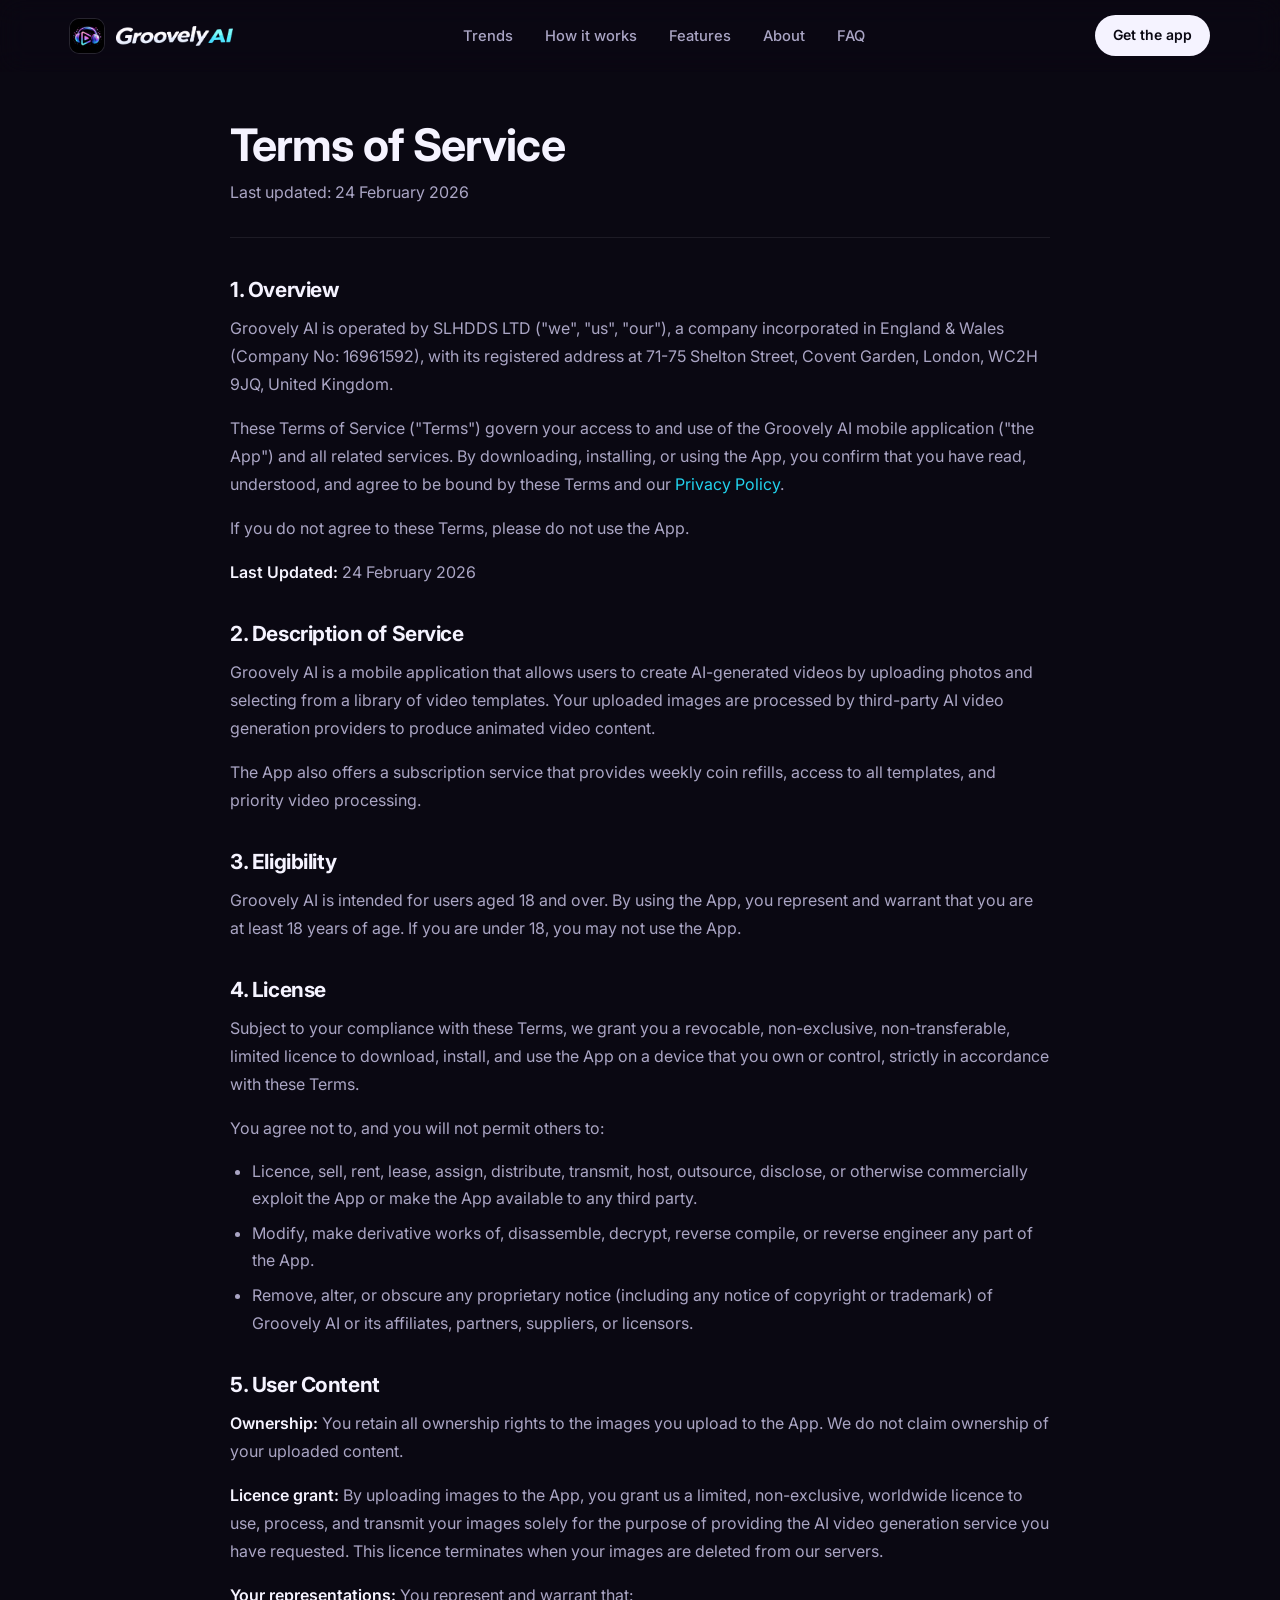
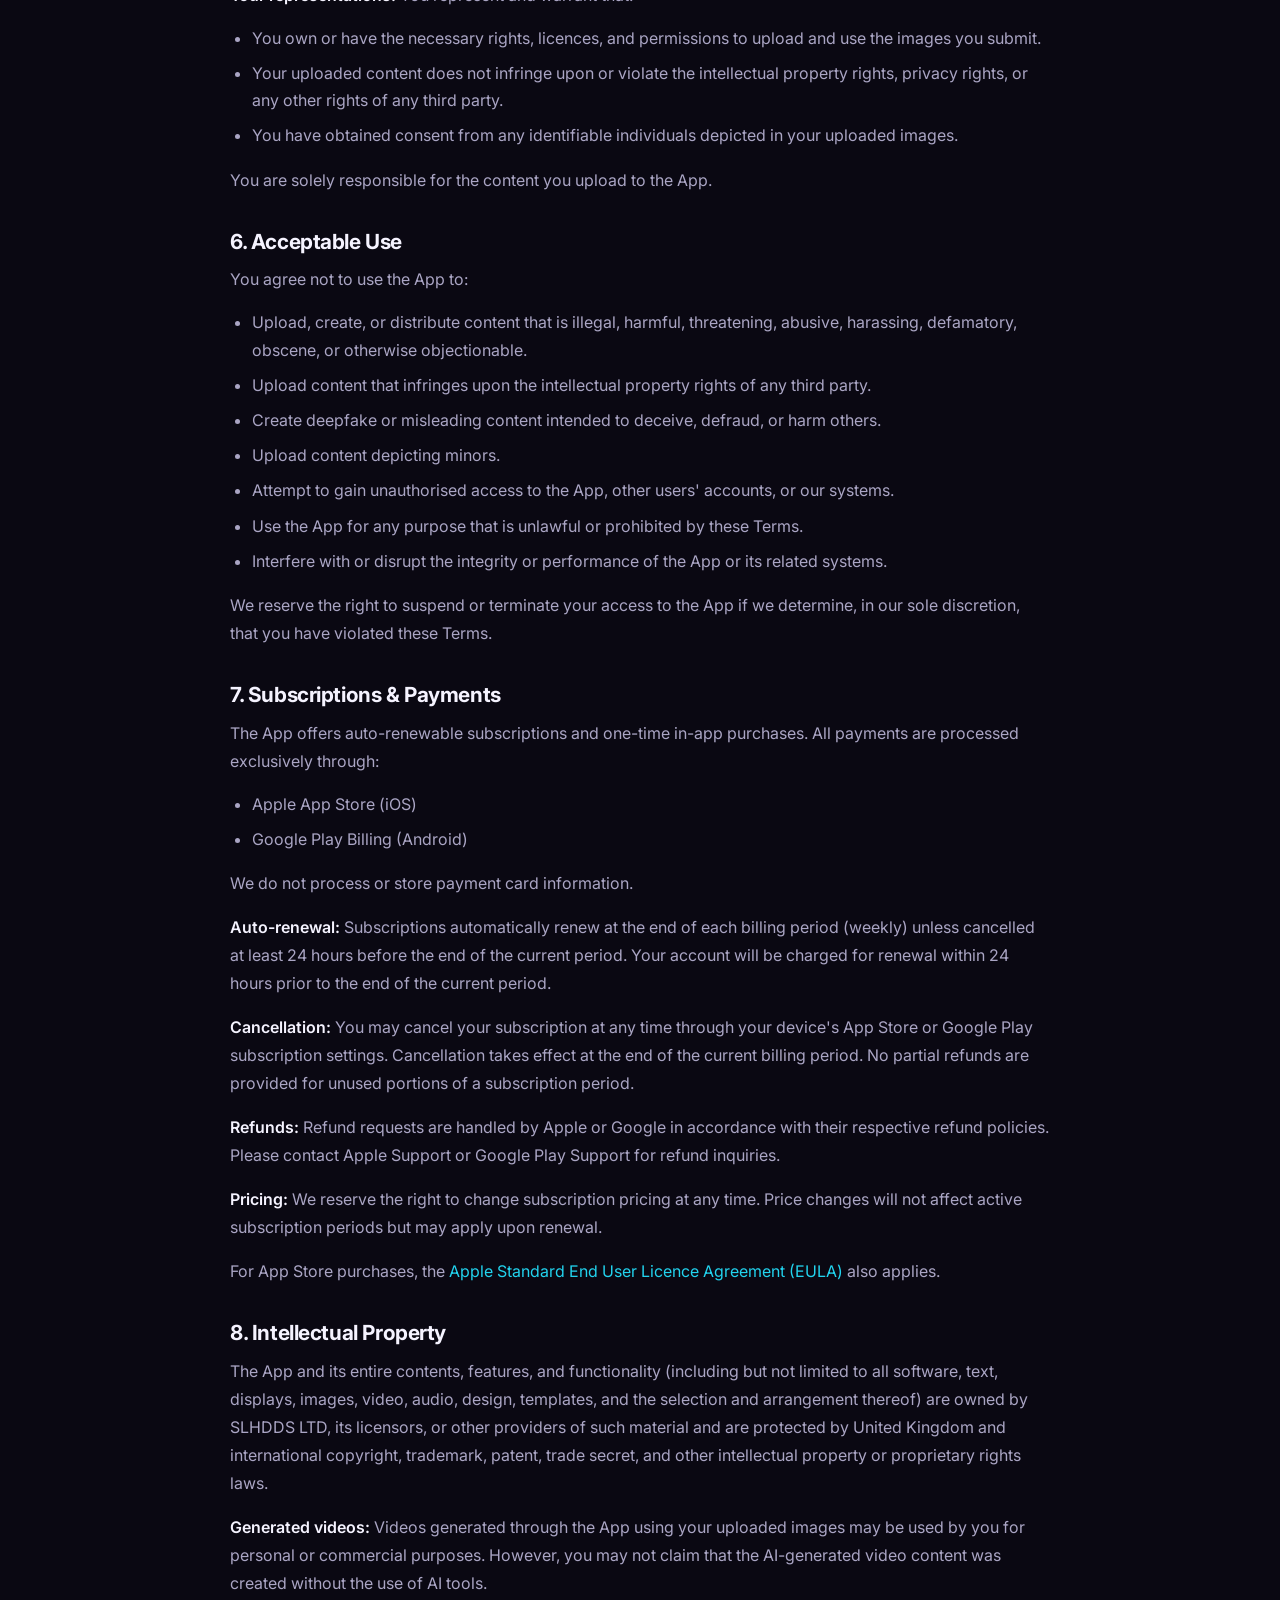
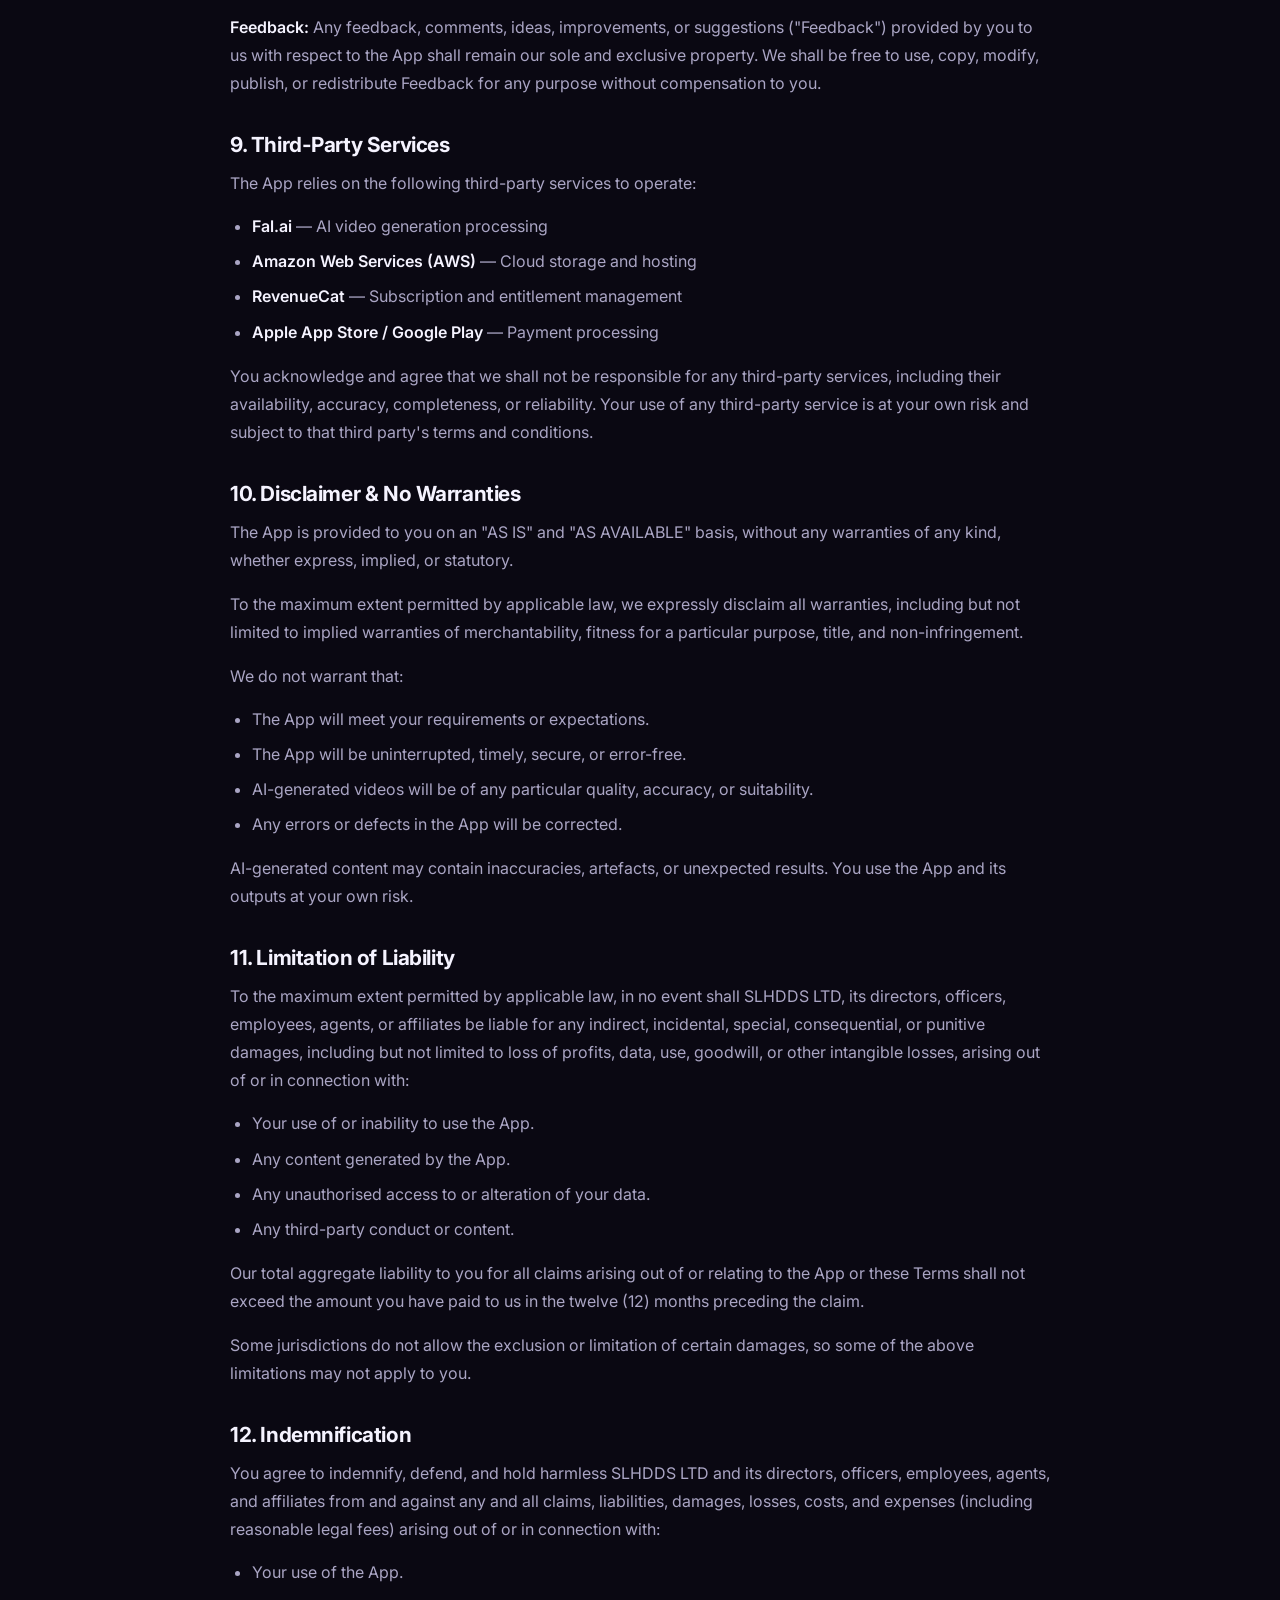
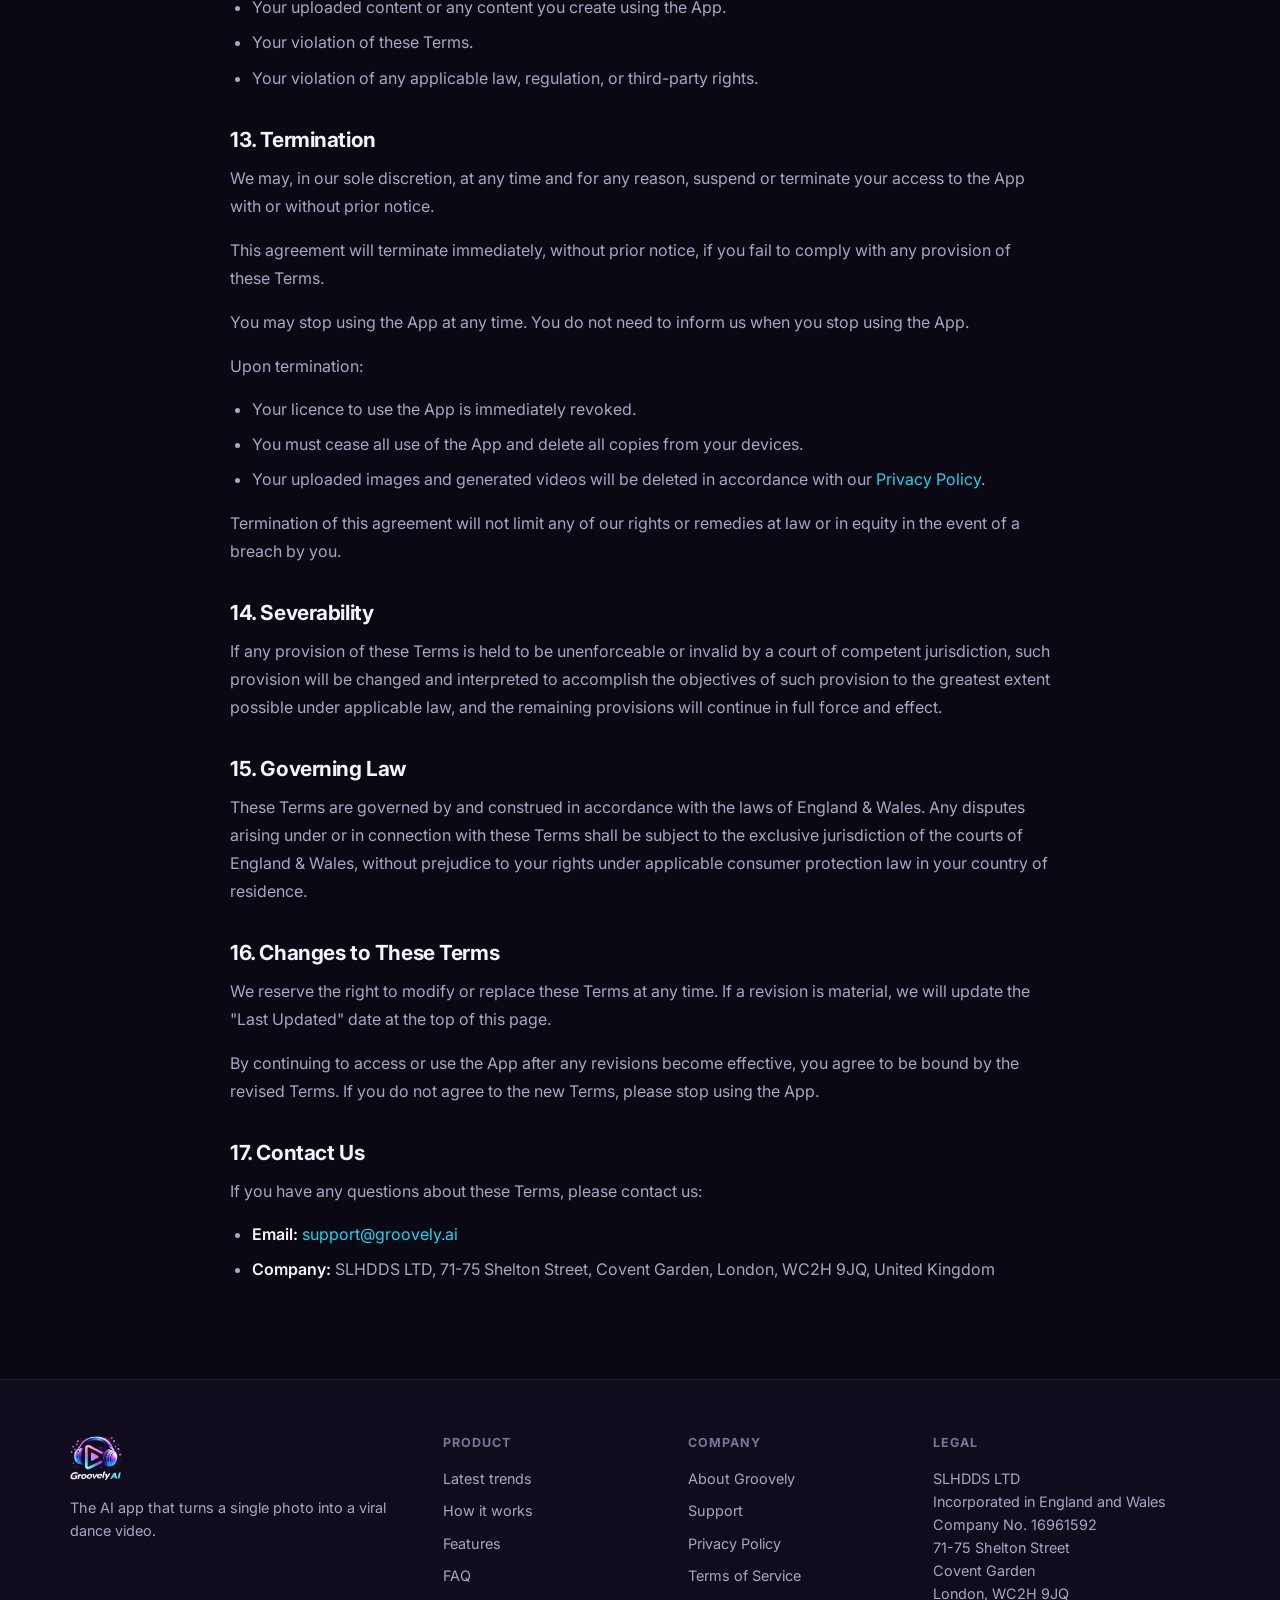
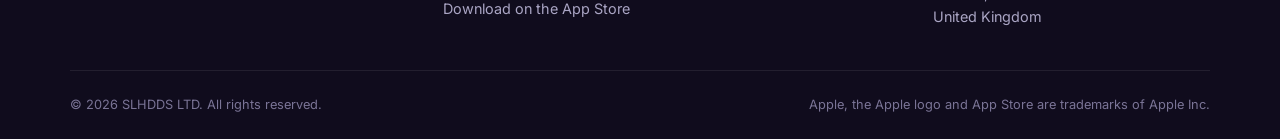
<file: terms-of-service.html>
<!DOCTYPE html>
<html lang="en">
<head>
    <meta charset="UTF-8">
    <meta name="viewport" content="width=device-width, initial-scale=1.0">
    <title>Terms of Service — Groovely AI</title>
    <meta name="description" content="The terms that govern your use of the Groovely AI app.">
    <meta name="theme-color" content="#0a0812">
    <link rel="icon" type="image/png" href="favicon.png">
    <link rel="apple-touch-icon" href="app-icon.png">

    <meta property="og:type" content="website">
    <meta property="og:site_name" content="Groovely AI">
    <meta property="og:title" content="Terms of Service — Groovely AI">
    <meta property="og:description" content="The terms that govern your use of the Groovely AI app.">
    <meta property="og:image" content="https://groovely.ai/groovely-logo.png">
    <meta property="og:url" content="https://groovely.ai/terms-of-service.html">
    <meta name="twitter:card" content="summary_large_image">

    <link rel="preconnect" href="https://fonts.googleapis.com">
    <link rel="preconnect" href="https://fonts.gstatic.com" crossorigin>
    <link href="https://fonts.googleapis.com/css2?family=Inter:wght@400;500;600;700;800&display=swap" rel="stylesheet">
    <link rel="stylesheet" href="styles.css">
</head>
<body>

    <!-- Reusable SVG symbols -->
    <svg width="0" height="0" style="position:absolute" aria-hidden="true" focusable="false">
        <defs>
            <!-- App Store badge -->
            <symbol id="badge-appstore" viewBox="0 0 120 40">
                <rect x="0.5" y="0.5" width="119" height="39" rx="6" fill="#000" stroke="#a6a6a6"/>
                <g transform="translate(8 8.5) scale(0.96)" fill="#fff">
                    <path d="M12.152 6.896c-.948 0-2.415-1.078-3.96-1.04-2.04.027-3.91 1.183-4.961 3.014-2.117 3.675-.546 9.103 1.519 12.09 1.013 1.454 2.208 3.09 3.792 3.039 1.52-.065 2.09-.987 3.935-.987 1.831 0 2.35.987 3.96.948 1.637-.026 2.676-1.48 3.676-2.948 1.156-1.688 1.636-3.325 1.662-3.415-.039-.013-3.182-1.221-3.22-4.857-.026-3.04 2.48-4.494 2.597-4.559-1.429-2.09-3.623-2.324-4.39-2.376-2-.156-3.675 1.09-4.61 1.09zM15.53 3.83c.843-1.012 1.4-2.427 1.245-3.83-1.207.052-2.662.805-3.532 1.818-.78.896-1.454 2.338-1.273 3.714 1.338.104 2.715-.688 3.559-1.701"/>
                </g>
                <text x="35" y="15.5" fill="#fff" font-family="-apple-system, BlinkMacSystemFont, 'Helvetica Neue', Helvetica, Arial, sans-serif" font-size="7.5">Download on the</text>
                <text x="34.5" y="30" fill="#fff" font-family="-apple-system, BlinkMacSystemFont, 'Helvetica Neue', Helvetica, Arial, sans-serif" font-size="16" font-weight="600" letter-spacing="-0.3">App Store</text>
            </symbol>
        </defs>
    </svg>

    <!-- Navigation -->
    <header class="navbar" id="navbar">
        <div class="container">
            <a class="nav-brand" href="index.html#home" aria-label="Groovely AI home">
                <img src="app-icon.png" alt="" class="logo-mark" width="34" height="34">
                <img src="groovely-wordmark.png" alt="Groovely AI" class="logo-word">
            </a>

            <nav aria-label="Primary">
                <ul class="nav-menu" id="nav-menu">
                    <li><a href="index.html#trends">Trends</a></li>
                    <li><a href="index.html#how-it-works">How it works</a></li>
                    <li><a href="index.html#features">Features</a></li>
                    <li><a href="index.html#about">About</a></li>
                    <li><a href="index.html#faq">FAQ</a></li>
                    <li class="nav-menu-cta">
                        <a class="appstore-badge" href="https://apps.apple.com/app/groovely-ai-video-generator/id6759136088" target="_blank" rel="noopener" aria-label="Download Groovely on the App Store">
                            <svg role="img" aria-hidden="true"><use href="index.html#badge-appstore"/></svg>
                        </a>
                    </li>
                </ul>
            </nav>

            <div class="nav-actions">
                <a class="btn btn-primary btn-small nav-cta" href="https://apps.apple.com/app/groovely-ai-video-generator/id6759136088" target="_blank" rel="noopener">Get the app</a>
                <button class="nav-toggle" id="nav-toggle" aria-label="Toggle navigation" aria-controls="nav-menu" aria-expanded="false">
                    <span></span>
                    <span></span>
                    <span></span>
                </button>
            </div>
        </div>
    </header>

    <main>
        <section class="privacy-policy">
            <div class="container">
                <div class="legal-header">
                    <h1>Terms of Service</h1>
                    <p>Last updated: 24 February 2026</p>
                </div>
                <div class="privacy-content">
    <h2>1. Overview</h2>
    <p>Groovely AI is operated by SLHDDS LTD ("we", "us", "our"), a company incorporated in England &amp; Wales (Company No: 16961592), with its registered address at 71-75 Shelton Street, Covent Garden, London, WC2H 9JQ, United Kingdom.</p>
    <p>These Terms of Service ("Terms") govern your access to and use of the Groovely AI mobile application ("the App") and all related services. By downloading, installing, or using the App, you confirm that you have read, understood, and agree to be bound by these Terms and our <a href="privacy-policy.html">Privacy Policy</a>.</p>
    <p>If you do not agree to these Terms, please do not use the App.</p>
    <p><strong>Last Updated:</strong> 24 February 2026</p>

    <h2>2. Description of Service</h2>
    <p>Groovely AI is a mobile application that allows users to create AI-generated videos by uploading photos and selecting from a library of video templates. Your uploaded images are processed by third-party AI video generation providers to produce animated video content.</p>
    <p>The App also offers a subscription service that provides weekly coin refills, access to all templates, and priority video processing.</p>

    <h2>3. Eligibility</h2>
    <p>Groovely AI is intended for users aged 18 and over. By using the App, you represent and warrant that you are at least 18 years of age. If you are under 18, you may not use the App.</p>

    <h2>4. License</h2>
    <p>Subject to your compliance with these Terms, we grant you a revocable, non-exclusive, non-transferable, limited licence to download, install, and use the App on a device that you own or control, strictly in accordance with these Terms.</p>
    <p>You agree not to, and you will not permit others to:</p>
    <ul>
      <li>Licence, sell, rent, lease, assign, distribute, transmit, host, outsource, disclose, or otherwise commercially exploit the App or make the App available to any third party.</li>
      <li>Modify, make derivative works of, disassemble, decrypt, reverse compile, or reverse engineer any part of the App.</li>
      <li>Remove, alter, or obscure any proprietary notice (including any notice of copyright or trademark) of Groovely AI or its affiliates, partners, suppliers, or licensors.</li>
    </ul>

    <h2>5. User Content</h2>
    <p><strong>Ownership:</strong> You retain all ownership rights to the images you upload to the App. We do not claim ownership of your uploaded content.</p>
    <p><strong>Licence grant:</strong> By uploading images to the App, you grant us a limited, non-exclusive, worldwide licence to use, process, and transmit your images solely for the purpose of providing the AI video generation service you have requested. This licence terminates when your images are deleted from our servers.</p>
    <p><strong>Your representations:</strong> You represent and warrant that:</p>
    <ul>
      <li>You own or have the necessary rights, licences, and permissions to upload and use the images you submit.</li>
      <li>Your uploaded content does not infringe upon or violate the intellectual property rights, privacy rights, or any other rights of any third party.</li>
      <li>You have obtained consent from any identifiable individuals depicted in your uploaded images.</li>
    </ul>
    <p>You are solely responsible for the content you upload to the App.</p>

    <h2>6. Acceptable Use</h2>
    <p>You agree not to use the App to:</p>
    <ul>
      <li>Upload, create, or distribute content that is illegal, harmful, threatening, abusive, harassing, defamatory, obscene, or otherwise objectionable.</li>
      <li>Upload content that infringes upon the intellectual property rights of any third party.</li>
      <li>Create deepfake or misleading content intended to deceive, defraud, or harm others.</li>
      <li>Upload content depicting minors.</li>
      <li>Attempt to gain unauthorised access to the App, other users' accounts, or our systems.</li>
      <li>Use the App for any purpose that is unlawful or prohibited by these Terms.</li>
      <li>Interfere with or disrupt the integrity or performance of the App or its related systems.</li>
    </ul>
    <p>We reserve the right to suspend or terminate your access to the App if we determine, in our sole discretion, that you have violated these Terms.</p>

    <h2>7. Subscriptions &amp; Payments</h2>
    <p>The App offers auto-renewable subscriptions and one-time in-app purchases. All payments are processed exclusively through:</p>
    <ul>
      <li>Apple App Store (iOS)</li>
      <li>Google Play Billing (Android)</li>
    </ul>
    <p>We do not process or store payment card information.</p>
    <p><strong>Auto-renewal:</strong> Subscriptions automatically renew at the end of each billing period (weekly) unless cancelled at least 24 hours before the end of the current period. Your account will be charged for renewal within 24 hours prior to the end of the current period.</p>
    <p><strong>Cancellation:</strong> You may cancel your subscription at any time through your device's App Store or Google Play subscription settings. Cancellation takes effect at the end of the current billing period. No partial refunds are provided for unused portions of a subscription period.</p>
    <p><strong>Refunds:</strong> Refund requests are handled by Apple or Google in accordance with their respective refund policies. Please contact Apple Support or Google Play Support for refund inquiries.</p>
    <p><strong>Pricing:</strong> We reserve the right to change subscription pricing at any time. Price changes will not affect active subscription periods but may apply upon renewal.</p>
    <p>For App Store purchases, the <a href="https://www.apple.com/legal/internet-services/itunes/dev/stdeula/">Apple Standard End User Licence Agreement (EULA)</a> also applies.</p>

    <h2>8. Intellectual Property</h2>
    <p>The App and its entire contents, features, and functionality (including but not limited to all software, text, displays, images, video, audio, design, templates, and the selection and arrangement thereof) are owned by SLHDDS LTD, its licensors, or other providers of such material and are protected by United Kingdom and international copyright, trademark, patent, trade secret, and other intellectual property or proprietary rights laws.</p>
    <p><strong>Generated videos:</strong> Videos generated through the App using your uploaded images may be used by you for personal or commercial purposes. However, you may not claim that the AI-generated video content was created without the use of AI tools.</p>
    <p><strong>Feedback:</strong> Any feedback, comments, ideas, improvements, or suggestions ("Feedback") provided by you to us with respect to the App shall remain our sole and exclusive property. We shall be free to use, copy, modify, publish, or redistribute Feedback for any purpose without compensation to you.</p>

    <h2>9. Third-Party Services</h2>
    <p>The App relies on the following third-party services to operate:</p>
    <ul>
      <li><strong>Fal.ai</strong> &mdash; AI video generation processing</li>
      <li><strong>Amazon Web Services (AWS)</strong> &mdash; Cloud storage and hosting</li>
      <li><strong>RevenueCat</strong> &mdash; Subscription and entitlement management</li>
      <li><strong>Apple App Store / Google Play</strong> &mdash; Payment processing</li>
    </ul>
    <p>You acknowledge and agree that we shall not be responsible for any third-party services, including their availability, accuracy, completeness, or reliability. Your use of any third-party service is at your own risk and subject to that third party's terms and conditions.</p>

    <h2>10. Disclaimer &amp; No Warranties</h2>
    <p>The App is provided to you on an "AS IS" and "AS AVAILABLE" basis, without any warranties of any kind, whether express, implied, or statutory.</p>
    <p>To the maximum extent permitted by applicable law, we expressly disclaim all warranties, including but not limited to implied warranties of merchantability, fitness for a particular purpose, title, and non-infringement.</p>
    <p>We do not warrant that:</p>
    <ul>
      <li>The App will meet your requirements or expectations.</li>
      <li>The App will be uninterrupted, timely, secure, or error-free.</li>
      <li>AI-generated videos will be of any particular quality, accuracy, or suitability.</li>
      <li>Any errors or defects in the App will be corrected.</li>
    </ul>
    <p>AI-generated content may contain inaccuracies, artefacts, or unexpected results. You use the App and its outputs at your own risk.</p>

    <h2>11. Limitation of Liability</h2>
    <p>To the maximum extent permitted by applicable law, in no event shall SLHDDS LTD, its directors, officers, employees, agents, or affiliates be liable for any indirect, incidental, special, consequential, or punitive damages, including but not limited to loss of profits, data, use, goodwill, or other intangible losses, arising out of or in connection with:</p>
    <ul>
      <li>Your use of or inability to use the App.</li>
      <li>Any content generated by the App.</li>
      <li>Any unauthorised access to or alteration of your data.</li>
      <li>Any third-party conduct or content.</li>
    </ul>
    <p>Our total aggregate liability to you for all claims arising out of or relating to the App or these Terms shall not exceed the amount you have paid to us in the twelve (12) months preceding the claim.</p>
    <p>Some jurisdictions do not allow the exclusion or limitation of certain damages, so some of the above limitations may not apply to you.</p>

    <h2>12. Indemnification</h2>
    <p>You agree to indemnify, defend, and hold harmless SLHDDS LTD and its directors, officers, employees, agents, and affiliates from and against any and all claims, liabilities, damages, losses, costs, and expenses (including reasonable legal fees) arising out of or in connection with:</p>
    <ul>
      <li>Your use of the App.</li>
      <li>Your uploaded content or any content you create using the App.</li>
      <li>Your violation of these Terms.</li>
      <li>Your violation of any applicable law, regulation, or third-party rights.</li>
    </ul>

    <h2>13. Termination</h2>
    <p>We may, in our sole discretion, at any time and for any reason, suspend or terminate your access to the App with or without prior notice.</p>
    <p>This agreement will terminate immediately, without prior notice, if you fail to comply with any provision of these Terms.</p>
    <p>You may stop using the App at any time. You do not need to inform us when you stop using the App.</p>
    <p>Upon termination:</p>
    <ul>
      <li>Your licence to use the App is immediately revoked.</li>
      <li>You must cease all use of the App and delete all copies from your devices.</li>
      <li>Your uploaded images and generated videos will be deleted in accordance with our <a href="privacy-policy.html">Privacy Policy</a>.</li>
    </ul>
    <p>Termination of this agreement will not limit any of our rights or remedies at law or in equity in the event of a breach by you.</p>

    <h2>14. Severability</h2>
    <p>If any provision of these Terms is held to be unenforceable or invalid by a court of competent jurisdiction, such provision will be changed and interpreted to accomplish the objectives of such provision to the greatest extent possible under applicable law, and the remaining provisions will continue in full force and effect.</p>

    <h2>15. Governing Law</h2>
    <p>These Terms are governed by and construed in accordance with the laws of England &amp; Wales. Any disputes arising under or in connection with these Terms shall be subject to the exclusive jurisdiction of the courts of England &amp; Wales, without prejudice to your rights under applicable consumer protection law in your country of residence.</p>

    <h2>16. Changes to These Terms</h2>
    <p>We reserve the right to modify or replace these Terms at any time. If a revision is material, we will update the "Last Updated" date at the top of this page.</p>
    <p>By continuing to access or use the App after any revisions become effective, you agree to be bound by the revised Terms. If you do not agree to the new Terms, please stop using the App.</p>

    <h2>17. Contact Us</h2>
    <p>If you have any questions about these Terms, please contact us:</p>
    <ul>
      <li><strong>Email:</strong> <a href="mailto:support@groovely.ai">support@groovely.ai</a></li>
      <li><strong>Company:</strong> SLHDDS LTD, 71-75 Shelton Street, Covent Garden, London, WC2H 9JQ, United Kingdom</li>
    </ul>
                </div>
            </div>
        </section>
    </main>

    <!-- Footer -->
    <footer class="footer">
        <div class="container">
            <div class="footer-content">
                <div class="footer-section">
                    <img src="groovely-logo-assets/groovely-logo.png" alt="Groovely AI" class="footer-logo">
                    <p>The AI app that turns a single photo into a viral dance video.</p>
                    <a class="appstore-badge" href="https://apps.apple.com/app/groovely-ai-video-generator/id6759136088" target="_blank" rel="noopener" aria-label="Download Groovely on the App Store">
                        <svg role="img" aria-hidden="true"><use href="index.html#badge-appstore"/></svg>
                    </a>
                </div>
                <div class="footer-section">
                    <h4>Product</h4>
                    <ul>
                        <li><a href="index.html#trends">Latest trends</a></li>
                        <li><a href="index.html#how-it-works">How it works</a></li>
                        <li><a href="index.html#features">Features</a></li>
                        <li><a href="index.html#faq">FAQ</a></li>
                        <li><a href="https://apps.apple.com/app/groovely-ai-video-generator/id6759136088" target="_blank" rel="noopener">Download on the App Store</a></li>
                    </ul>
                </div>
                <div class="footer-section">
                    <h4>Company</h4>
                    <ul>
                        <li><a href="index.html#about">About Groovely</a></li>
                        <li><a href="mailto:support@groovely.ai">Support</a></li>
                        <li><a href="privacy-policy.html">Privacy Policy</a></li>
                        <li><a href="terms-of-service.html">Terms of Service</a></li>
                    </ul>
                </div>
                <div class="footer-section">
                    <h4>Legal</h4>
                    <address>
                        SLHDDS LTD<br>
                        Incorporated in England and Wales<br>
                        Company No. 16961592<br>
                        71-75 Shelton Street<br>
                        Covent Garden<br>
                        London, WC2H 9JQ<br>
                        United Kingdom
                    </address>
                </div>
            </div>
            <div class="footer-bottom">
                <p>&copy; 2026 SLHDDS LTD. All rights reserved.</p>
                <p>Apple, the Apple logo and App Store are trademarks of Apple Inc.</p>
            </div>
        </div>
    </footer>

    <script src="script.js"></script>
</body>
</html>
</file>
<file: styles.css>
/* ==========================================================================
   Groovely AI — corporate site styles
   ========================================================================== */

:root {
    --bg: #0a0812;
    --bg-2: #100c1d;
    --bg-3: #171230;
    --surface: rgba(255, 255, 255, 0.035);
    --surface-hover: rgba(255, 255, 255, 0.06);
    --border: rgba(255, 255, 255, 0.08);
    --border-strong: rgba(255, 255, 255, 0.14);

    --text: #f5f3ff;
    --muted: #aaa5c4;
    --dim: #7a7496;

    --pink: #ff3d9a;
    --violet: #8b5cf6;
    --cyan: #22d3ee;
    --grad: linear-gradient(120deg, #ff3d9a 0%, #8b5cf6 55%, #22d3ee 100%);
    --grad-soft: linear-gradient(120deg, rgba(255, 61, 154, 0.18), rgba(139, 92, 246, 0.18), rgba(34, 211, 238, 0.18));

    --radius-sm: 10px;
    --radius: 16px;
    --radius-lg: 24px;
    --nav-h: 72px;
    --container: 1180px;

    --font: 'Inter', -apple-system, BlinkMacSystemFont, 'Segoe UI', Roboto, Helvetica, Arial, sans-serif;

    --shadow-card: 0 1px 0 rgba(255, 255, 255, 0.04) inset, 0 20px 50px -30px rgba(0, 0, 0, 0.8);
    --ease: cubic-bezier(0.22, 1, 0.36, 1);
}

*,
*::before,
*::after {
    box-sizing: border-box;
    margin: 0;
    padding: 0;
}

html {
    scroll-behavior: smooth;
    scroll-padding-top: calc(var(--nav-h) + 16px);
    -webkit-text-size-adjust: 100%;
}

body {
    font-family: var(--font);
    font-size: 16px;
    line-height: 1.6;
    color: var(--text);
    background-color: var(--bg);
    -webkit-font-smoothing: antialiased;
    -moz-osx-font-smoothing: grayscale;
    overflow-x: hidden;
}

img,
video,
svg {
    display: block;
    max-width: 100%;
}

a {
    color: inherit;
    text-decoration: none;
}

button {
    font: inherit;
    color: inherit;
}

ul {
    list-style: none;
}

:focus-visible {
    outline: 2px solid var(--cyan);
    outline-offset: 3px;
    border-radius: 4px;
}

.container {
    width: 100%;
    max-width: var(--container);
    margin: 0 auto;
    padding: 0 20px;
}

.visually-hidden {
    position: absolute;
    width: 1px;
    height: 1px;
    overflow: hidden;
    clip: rect(0 0 0 0);
    white-space: nowrap;
}

/* --------------------------------------------------------------------------
   Typography
   -------------------------------------------------------------------------- */

h1,
h2,
h3,
h4 {
    font-weight: 700;
    letter-spacing: -0.02em;
    line-height: 1.15;
    color: var(--text);
}

.grad-text {
    background: var(--grad);
    -webkit-background-clip: text;
    background-clip: text;
    -webkit-text-fill-color: transparent;
    color: transparent;
}

.eyebrow {
    display: inline-flex;
    align-items: center;
    gap: 0.5rem;
    font-size: 0.8rem;
    font-weight: 600;
    letter-spacing: 0.08em;
    text-transform: uppercase;
    color: var(--cyan);
    margin-bottom: 1rem;
}

.eyebrow::before {
    content: '';
    width: 6px;
    height: 6px;
    border-radius: 50%;
    background: var(--cyan);
    box-shadow: 0 0 10px var(--cyan);
}

.section-head {
    max-width: 680px;
    margin-bottom: 3rem;
}

.section-head.center {
    text-align: center;
    margin-left: auto;
    margin-right: auto;
}

.section-head.center .eyebrow {
    justify-content: center;
}

.section-title {
    font-size: clamp(1.9rem, 1.4rem + 2vw, 2.75rem);
    margin-bottom: 0.9rem;
}

.section-lead {
    font-size: 1.1rem;
    color: var(--muted);
    max-width: 60ch;
}

.section-head.center .section-lead {
    margin: 0 auto;
}

/* --------------------------------------------------------------------------
   Buttons & badges
   -------------------------------------------------------------------------- */

.btn {
    display: inline-flex;
    align-items: center;
    justify-content: center;
    gap: 0.5rem;
    padding: 0.8rem 1.4rem;
    border-radius: 999px;
    font-weight: 600;
    font-size: 0.95rem;
    border: 1px solid transparent;
    cursor: pointer;
    transition: transform 0.25s var(--ease), background-color 0.25s, border-color 0.25s, box-shadow 0.25s;
    white-space: nowrap;
}

.btn-primary {
    background: var(--text);
    color: #0a0812;
}

.btn-primary:hover {
    transform: translateY(-1px);
    box-shadow: 0 10px 30px -10px rgba(255, 255, 255, 0.35);
}

.btn-ghost {
    background: transparent;
    border-color: var(--border-strong);
    color: var(--text);
}

.btn-ghost:hover {
    background: var(--surface-hover);
    border-color: rgba(255, 255, 255, 0.25);
}

.btn-small {
    padding: 0.55rem 1.05rem;
    font-size: 0.875rem;
}

.btn .arrow {
    transition: transform 0.25s var(--ease);
}

.btn:hover .arrow {
    transform: translateX(3px);
}

/* App Store badge (inline SVG) */
.appstore-badge {
    display: inline-block;
    line-height: 0;
    border-radius: 8px;
    transition: transform 0.25s var(--ease), box-shadow 0.25s;
}

.appstore-badge svg {
    height: 52px;
    width: auto;
}

.appstore-badge:hover {
    transform: translateY(-1px);
    box-shadow: 0 12px 30px -12px rgba(255, 255, 255, 0.35);
}

.badge-pill {
    display: inline-block;
    padding: 0.25rem 0.7rem;
    border-radius: 999px;
    font-size: 0.72rem;
    font-weight: 700;
    letter-spacing: 0.06em;
    text-transform: uppercase;
    color: #fff;
    background: rgba(10, 8, 18, 0.65);
    border: 1px solid rgba(255, 255, 255, 0.18);
    backdrop-filter: blur(8px);
    -webkit-backdrop-filter: blur(8px);
}

.badge-pill.hot {
    background: linear-gradient(120deg, #ff3d9a, #ff6a3d);
    border-color: transparent;
}

.badge-pill.trending {
    background: linear-gradient(120deg, #8b5cf6, #ff3d9a);
    border-color: transparent;
}

.badge-pill.new {
    background: linear-gradient(120deg, #22d3ee, #8b5cf6);
    border-color: transparent;
}

/* --------------------------------------------------------------------------
   Navigation
   -------------------------------------------------------------------------- */

.navbar {
    position: fixed;
    top: 0;
    left: 0;
    right: 0;
    height: var(--nav-h);
    z-index: 1000;
    background: rgba(10, 8, 18, 0.6);
    backdrop-filter: blur(14px) saturate(140%);
    -webkit-backdrop-filter: blur(14px) saturate(140%);
    border-bottom: 1px solid transparent;
    transition: border-color 0.3s, background-color 0.3s;
}

.navbar.scrolled {
    background: rgba(10, 8, 18, 0.85);
    border-bottom-color: var(--border);
}

.navbar .container {
    height: 100%;
    display: flex;
    align-items: center;
    justify-content: space-between;
    gap: 1.5rem;
}

.nav-brand {
    display: flex;
    align-items: center;
    gap: 0.75rem;
    flex-shrink: 0;
}

.nav-brand .logo-mark {
    width: 34px;
    height: 34px;
    border-radius: 9px;
    box-shadow: 0 0 0 1px rgba(255, 255, 255, 0.12);
}

.nav-brand .logo-word {
    height: 20px;
    width: auto;
}

.nav-menu {
    display: none;
    align-items: center;
    gap: 2rem;
}

.nav-menu a {
    font-size: 0.92rem;
    font-weight: 500;
    color: var(--muted);
    transition: color 0.2s;
    position: relative;
    padding: 0.25rem 0;
}

.nav-menu a:hover,
.nav-menu a.active {
    color: var(--text);
}

.nav-menu a::after {
    content: '';
    position: absolute;
    left: 0;
    right: 0;
    bottom: -4px;
    height: 2px;
    border-radius: 2px;
    background: var(--grad);
    transform: scaleX(0);
    transform-origin: left;
    transition: transform 0.25s var(--ease);
}

.nav-menu a.active::after {
    transform: scaleX(1);
}

.nav-actions {
    display: flex;
    align-items: center;
    gap: 0.75rem;
}

.nav-cta {
    display: none;
}

.nav-toggle {
    display: inline-flex;
    flex-direction: column;
    justify-content: center;
    gap: 5px;
    width: 42px;
    height: 42px;
    padding: 0 10px;
    background: var(--surface);
    border: 1px solid var(--border);
    border-radius: var(--radius-sm);
    cursor: pointer;
}

.nav-toggle span {
    display: block;
    height: 2px;
    width: 100%;
    background: var(--text);
    border-radius: 2px;
    transition: transform 0.3s var(--ease), opacity 0.2s;
}

.nav-toggle[aria-expanded="true"] span:nth-child(1) {
    transform: translateY(7px) rotate(45deg);
}

.nav-toggle[aria-expanded="true"] span:nth-child(2) {
    opacity: 0;
}

.nav-toggle[aria-expanded="true"] span:nth-child(3) {
    transform: translateY(-7px) rotate(-45deg);
}

/* Mobile drawer */
.nav-menu.open {
    display: flex;
    flex-direction: column;
    align-items: stretch;
    gap: 0;
    position: fixed;
    top: var(--nav-h);
    left: 0;
    right: 0;
    padding: 0.75rem 20px 1.25rem;
    background: rgba(10, 8, 18, 0.97);
    border-bottom: 1px solid var(--border);
    backdrop-filter: blur(14px);
    -webkit-backdrop-filter: blur(14px);
}

.nav-menu.open a {
    display: block;
    padding: 0.9rem 0;
    font-size: 1.05rem;
    border-bottom: 1px solid var(--border);
}

.nav-menu.open a::after {
    display: none;
}

.nav-menu.open li:last-child a {
    border-bottom: none;
}

.nav-menu.open .nav-menu-cta {
    margin-top: 0.75rem;
}

.nav-menu.open .nav-menu-cta a {
    border: none;
    padding: 0;
}

/* --------------------------------------------------------------------------
   Hero
   -------------------------------------------------------------------------- */

.hero {
    position: relative;
    padding: calc(var(--nav-h) + 3.5rem) 0 4rem;
    overflow: hidden;
}

.hero-bg {
    position: absolute;
    inset: 0;
    pointer-events: none;
    z-index: 0;
}

.hero-bg::before {
    content: '';
    position: absolute;
    top: -20%;
    left: 50%;
    width: 1200px;
    height: 900px;
    transform: translateX(-50%);
    background:
        radial-gradient(closest-side at 30% 40%, rgba(255, 61, 154, 0.22), transparent 70%),
        radial-gradient(closest-side at 70% 35%, rgba(139, 92, 246, 0.28), transparent 70%),
        radial-gradient(closest-side at 55% 80%, rgba(34, 211, 238, 0.14), transparent 70%);
    filter: blur(40px);
}

.hero-bg::after {
    content: '';
    position: absolute;
    inset: 0;
    background-image:
        linear-gradient(rgba(255, 255, 255, 0.035) 1px, transparent 1px),
        linear-gradient(90deg, rgba(255, 255, 255, 0.035) 1px, transparent 1px);
    background-size: 48px 48px;
    mask-image: radial-gradient(ellipse at 50% 30%, #000 20%, transparent 70%);
    -webkit-mask-image: radial-gradient(ellipse at 50% 30%, #000 20%, transparent 70%);
}

.hero .container {
    position: relative;
    z-index: 1;
    display: grid;
    grid-template-columns: 1fr;
    gap: 3.5rem;
    align-items: center;
}

.hero-copy {
    text-align: center;
}

.hero-title {
    font-size: clamp(2.4rem, 1.6rem + 4vw, 4.1rem);
    letter-spacing: -0.03em;
    margin-bottom: 1.25rem;
}

.hero-sub {
    font-size: clamp(1.05rem, 0.95rem + 0.5vw, 1.25rem);
    color: var(--muted);
    max-width: 54ch;
    margin: 0 auto 2rem;
}

.hero-actions {
    display: flex;
    flex-wrap: wrap;
    gap: 1rem;
    align-items: center;
    justify-content: center;
    margin-bottom: 2rem;
}

.app-meta {
    display: inline-flex;
    align-items: center;
    gap: 0.9rem;
    padding: 0.7rem 1rem 0.7rem 0.7rem;
    border: 1px solid var(--border);
    border-radius: 14px;
    background: var(--surface);
    text-align: left;
}

.app-meta img {
    width: 48px;
    height: 48px;
    border-radius: 11px;
    flex-shrink: 0;
    box-shadow: 0 6px 16px -6px rgba(0, 0, 0, 0.7);
}

.app-meta strong {
    display: block;
    font-size: 0.95rem;
    font-weight: 600;
    line-height: 1.3;
}

.app-meta span {
    display: block;
    font-size: 0.8rem;
    color: var(--dim);
}

/* Phone mockup */
.hero-visual {
    position: relative;
    display: flex;
    justify-content: center;
}

.phone {
    position: relative;
    width: 290px;
    aspect-ratio: 9 / 19;
    border-radius: 44px;
    background: #0d0a18;
    border: 1px solid rgba(255, 255, 255, 0.16);
    padding: 10px;
    box-shadow:
        0 0 0 1px rgba(0, 0, 0, 0.6),
        0 40px 80px -30px rgba(0, 0, 0, 0.9),
        0 0 120px -30px rgba(139, 92, 246, 0.6);
}

.phone::before {
    content: '';
    position: absolute;
    top: 20px;
    left: 50%;
    transform: translateX(-50%);
    width: 90px;
    height: 26px;
    border-radius: 999px;
    background: #050409;
    z-index: 3;
}

.phone-screen {
    position: relative;
    width: 100%;
    height: 100%;
    border-radius: 36px;
    overflow: hidden;
    background: #000;
}

.phone-screen video {
    width: 100%;
    height: 100%;
    object-fit: cover;
}

.phone-ui {
    position: absolute;
    left: 0;
    right: 0;
    bottom: 0;
    padding: 1.25rem 1rem 1.1rem;
    background: linear-gradient(to top, rgba(0, 0, 0, 0.85), transparent);
    z-index: 2;
}

.phone-ui strong {
    display: block;
    font-size: 0.9rem;
    font-weight: 600;
}

.phone-ui span {
    display: block;
    font-size: 0.75rem;
    color: rgba(255, 255, 255, 0.7);
}

.phone-ui .fake-btn {
    margin-top: 0.7rem;
    height: 34px;
    border-radius: 999px;
    background: var(--grad);
    display: flex;
    align-items: center;
    justify-content: center;
    font-size: 0.8rem;
    font-weight: 700;
    color: #fff;
}

.chip {
    position: absolute;
    display: inline-flex;
    align-items: center;
    gap: 0.5rem;
    padding: 0.55rem 0.85rem;
    border-radius: 999px;
    background: rgba(16, 12, 29, 0.85);
    border: 1px solid var(--border-strong);
    backdrop-filter: blur(10px);
    -webkit-backdrop-filter: blur(10px);
    font-size: 0.8rem;
    font-weight: 600;
    white-space: nowrap;
    box-shadow: 0 20px 40px -20px rgba(0, 0, 0, 0.8);
    z-index: 4;
}

.chip svg {
    width: 16px;
    height: 16px;
}

.chip-1 {
    top: 18%;
    left: -12px;
    animation: floatY 6s ease-in-out infinite;
}

.chip-2 {
    bottom: 22%;
    right: -18px;
    animation: floatY 7s ease-in-out infinite 1.2s;
}

@keyframes floatY {
    0%, 100% { transform: translateY(0); }
    50% { transform: translateY(-8px); }
}

/* --------------------------------------------------------------------------
   Trust strip
   -------------------------------------------------------------------------- */

.trust {
    border-top: 1px solid var(--border);
    border-bottom: 1px solid var(--border);
    background: var(--bg-2);
}

.trust-grid {
    display: grid;
    grid-template-columns: repeat(2, 1fr);
}

.trust-item {
    padding: 1.5rem 1rem;
    display: flex;
    flex-direction: column;
    gap: 0.25rem;
    border-right: 1px solid var(--border);
    border-bottom: 1px solid var(--border);
}

.trust-item:nth-child(2n) {
    border-right: none;
}

.trust-item:nth-last-child(-n+2) {
    border-bottom: none;
}

.trust-item strong {
    font-size: 1.35rem;
    font-weight: 700;
    letter-spacing: -0.02em;
}

.trust-item span {
    font-size: 0.85rem;
    color: var(--muted);
}

/* --------------------------------------------------------------------------
   Sections (shared)
   -------------------------------------------------------------------------- */

.section {
    padding: 5.5rem 0;
}

.section-alt {
    background: var(--bg-2);
    border-top: 1px solid var(--border);
    border-bottom: 1px solid var(--border);
}

.section-head-row {
    display: flex;
    flex-direction: column;
    gap: 1.25rem;
    margin-bottom: 2.5rem;
}

.section-head-row .section-head {
    margin-bottom: 0;
}

/* --------------------------------------------------------------------------
   Trends
   -------------------------------------------------------------------------- */

.trends-grid {
    display: grid;
    grid-template-columns: repeat(2, 1fr);
    gap: 1rem;
}

.trend-card {
    position: relative;
    border-radius: var(--radius);
    overflow: hidden;
    background: var(--bg-3);
    border: 1px solid var(--border);
    aspect-ratio: 9 / 16;
    box-shadow: var(--shadow-card);
    transition: transform 0.35s var(--ease), border-color 0.3s, box-shadow 0.35s;
}

.trend-card:hover {
    transform: translateY(-4px);
    border-color: rgba(255, 255, 255, 0.2);
    box-shadow: 0 30px 60px -30px rgba(139, 92, 246, 0.5);
}

.trend-card video {
    position: absolute;
    inset: 0;
    width: 100%;
    height: 100%;
    object-fit: cover;
    transition: transform 0.6s var(--ease);
}

.trend-card:hover video {
    transform: scale(1.04);
}

.trend-card .badge-pill {
    position: absolute;
    top: 0.9rem;
    left: 0.9rem;
    z-index: 2;
}

.trend-info {
    position: absolute;
    left: 0;
    right: 0;
    bottom: 0;
    padding: 3rem 1.1rem 1.1rem;
    background: linear-gradient(to top, rgba(6, 4, 12, 0.95) 0%, rgba(6, 4, 12, 0.6) 55%, transparent 100%);
    z-index: 2;
}

.trend-info h3 {
    font-size: 1.15rem;
    margin-bottom: 0.25rem;
}

.trend-info p {
    font-size: 0.85rem;
    color: var(--muted);
    margin-bottom: 0.75rem;
}

.trend-link {
    display: inline-flex;
    align-items: center;
    gap: 0.35rem;
    font-size: 0.8rem;
    font-weight: 600;
    color: var(--cyan);
}

.trend-link svg {
    width: 14px;
    height: 14px;
    transition: transform 0.25s var(--ease);
}

.trend-card:hover .trend-link svg {
    transform: translateX(3px);
}

.trend-card::after {
    content: '';
    position: absolute;
    inset: 0;
    z-index: 1;
    background: linear-gradient(120deg, rgba(255, 61, 154, 0.12), rgba(34, 211, 238, 0.12));
    opacity: 0;
    transition: opacity 0.35s;
    pointer-events: none;
}

.trend-card:hover::after {
    opacity: 1;
}

/* --------------------------------------------------------------------------
   How it works
   -------------------------------------------------------------------------- */

.steps {
    display: grid;
    grid-template-columns: 1fr;
    gap: 1rem;
    counter-reset: step;
}

.step {
    position: relative;
    padding: 1.75rem;
    border-radius: var(--radius);
    background: var(--surface);
    border: 1px solid var(--border);
    box-shadow: var(--shadow-card);
}

.step-num {
    display: inline-flex;
    align-items: center;
    justify-content: center;
    width: 40px;
    height: 40px;
    border-radius: 12px;
    background: var(--grad);
    font-weight: 700;
    font-size: 0.95rem;
    color: #fff;
    margin-bottom: 1.25rem;
}

.step h3 {
    font-size: 1.2rem;
    margin-bottom: 0.5rem;
}

.step p {
    color: var(--muted);
    font-size: 0.95rem;
}

/* --------------------------------------------------------------------------
   Features
   -------------------------------------------------------------------------- */

.features-grid {
    display: grid;
    grid-template-columns: 1fr;
    gap: 1rem;
}

.feature {
    padding: 1.6rem;
    border-radius: var(--radius);
    background: var(--surface);
    border: 1px solid var(--border);
    transition: background-color 0.3s, border-color 0.3s, transform 0.3s var(--ease);
}

.feature:hover {
    background: var(--surface-hover);
    border-color: var(--border-strong);
    transform: translateY(-3px);
}

.feature-icon {
    width: 44px;
    height: 44px;
    border-radius: 12px;
    display: grid;
    place-items: center;
    background: var(--grad-soft);
    border: 1px solid var(--border);
    margin-bottom: 1.1rem;
}

.feature-icon svg {
    width: 22px;
    height: 22px;
    stroke: var(--text);
    fill: none;
    stroke-width: 1.8;
    stroke-linecap: round;
    stroke-linejoin: round;
}

.feature h3 {
    font-size: 1.05rem;
    margin-bottom: 0.4rem;
}

.feature p {
    font-size: 0.92rem;
    color: var(--muted);
}

/* --------------------------------------------------------------------------
   About
   -------------------------------------------------------------------------- */

.about-grid {
    display: grid;
    grid-template-columns: 1fr;
    gap: 2.5rem;
    align-items: start;
}

.about-text p {
    color: var(--muted);
    font-size: 1.05rem;
    margin-bottom: 1.1rem;
    max-width: 60ch;
}

.about-text p:last-child {
    margin-bottom: 0;
}

.about-card {
    padding: 1.75rem;
    border-radius: var(--radius);
    background: var(--surface);
    border: 1px solid var(--border);
    box-shadow: var(--shadow-card);
}

.about-card h3 {
    font-size: 0.8rem;
    letter-spacing: 0.08em;
    text-transform: uppercase;
    color: var(--dim);
    margin-bottom: 1rem;
}

.about-card dl {
    display: grid;
    grid-template-columns: 1fr;
    gap: 0.9rem;
}

.about-card dt {
    font-size: 0.78rem;
    color: var(--dim);
    margin-bottom: 0.15rem;
}

.about-card dd {
    font-size: 0.95rem;
    color: var(--text);
}

.about-card dd a {
    color: var(--cyan);
}

.about-card dd a:hover {
    text-decoration: underline;
}

/* --------------------------------------------------------------------------
   FAQ
   -------------------------------------------------------------------------- */

.faq-list {
    max-width: 820px;
    margin: 0 auto;
    display: grid;
    gap: 0.75rem;
}

.faq-item {
    border: 1px solid var(--border);
    border-radius: var(--radius-sm);
    background: var(--surface);
    overflow: hidden;
}

.faq-item summary {
    list-style: none;
    cursor: pointer;
    padding: 1.1rem 1.25rem;
    display: flex;
    align-items: center;
    justify-content: space-between;
    gap: 1rem;
    font-weight: 600;
    font-size: 1rem;
}

.faq-item summary::-webkit-details-marker {
    display: none;
}

.faq-item summary::after {
    content: '';
    flex-shrink: 0;
    width: 10px;
    height: 10px;
    border-right: 2px solid var(--muted);
    border-bottom: 2px solid var(--muted);
    transform: rotate(45deg);
    transition: transform 0.25s var(--ease);
    margin-right: 4px;
}

.faq-item[open] summary::after {
    transform: rotate(225deg);
}

.faq-item p {
    padding: 0 1.25rem 1.2rem;
    color: var(--muted);
    font-size: 0.95rem;
}

/* --------------------------------------------------------------------------
   CTA band
   -------------------------------------------------------------------------- */

.cta {
    padding: 0 0 5.5rem;
}

.cta-inner {
    position: relative;
    overflow: hidden;
    border-radius: var(--radius-lg);
    border: 1px solid var(--border-strong);
    padding: 3.5rem 1.5rem;
    text-align: center;
    background: var(--bg-3);
}

.cta-inner::before {
    content: '';
    position: absolute;
    inset: -40%;
    background:
        radial-gradient(closest-side at 25% 50%, rgba(255, 61, 154, 0.35), transparent 70%),
        radial-gradient(closest-side at 75% 50%, rgba(34, 211, 238, 0.28), transparent 70%),
        radial-gradient(closest-side at 50% 100%, rgba(139, 92, 246, 0.4), transparent 70%);
    filter: blur(50px);
    pointer-events: none;
}

.cta-inner > * {
    position: relative;
}

.cta-icon {
    width: 84px;
    height: 84px;
    border-radius: 20px;
    margin: 0 auto 1.5rem;
    box-shadow: 0 20px 40px -15px rgba(0, 0, 0, 0.8), 0 0 0 1px rgba(255, 255, 255, 0.1);
}

.cta h2 {
    font-size: clamp(1.8rem, 1.3rem + 2vw, 2.6rem);
    margin-bottom: 0.75rem;
}

.cta p {
    color: var(--muted);
    max-width: 50ch;
    margin: 0 auto 2rem;
}

.cta-actions {
    display: flex;
    flex-direction: column;
    align-items: center;
    gap: 0.9rem;
}

.cta-note {
    font-size: 0.8rem;
    color: var(--dim);
}

/* --------------------------------------------------------------------------
   Footer
   -------------------------------------------------------------------------- */

.footer {
    border-top: 1px solid var(--border);
    background: var(--bg-2);
    padding: 3.5rem 0 1.5rem;
    font-size: 0.9rem;
}

.footer-content {
    display: grid;
    grid-template-columns: 1fr;
    gap: 2.25rem;
    margin-bottom: 2.5rem;
}

.footer-logo {
    height: 44px;
    width: auto;
    object-fit: contain;
    margin-bottom: 1rem;
}

.footer-section h3 {
    font-size: 1rem;
    margin-bottom: 0.5rem;
}

.footer-section h4 {
    font-size: 0.78rem;
    letter-spacing: 0.08em;
    text-transform: uppercase;
    color: var(--dim);
    margin-bottom: 1rem;
}

.footer-section p {
    color: var(--muted);
    margin-bottom: 0.5rem;
}

.footer-section ul li {
    margin-bottom: 0.6rem;
}

.footer-section ul li a {
    color: var(--muted);
    transition: color 0.2s;
}

.footer-section ul li a:hover {
    color: var(--text);
}

.footer-section address {
    font-style: normal;
    color: var(--muted);
    line-height: 1.6;
}

.footer-section .appstore-badge {
    margin-top: 1rem;
}

.footer-section .appstore-badge svg {
    height: 40px;
}

.footer-bottom {
    padding-top: 1.5rem;
    border-top: 1px solid var(--border);
    display: flex;
    flex-direction: column;
    gap: 0.5rem;
    color: var(--dim);
    font-size: 0.8rem;
}

/* --------------------------------------------------------------------------
   Legal pages (privacy-policy.html, terms-of-service.html)
   -------------------------------------------------------------------------- */

.privacy-policy {
    padding: calc(var(--nav-h) + 3rem) 0 5rem;
    min-height: 100vh;
}

.legal-header {
    max-width: 820px;
    margin: 0 auto 2.5rem;
    padding-bottom: 2rem;
    border-bottom: 1px solid var(--border);
}

.legal-header h1 {
    font-size: clamp(2rem, 1.5rem + 2vw, 2.8rem);
    margin-bottom: 0.5rem;
}

.legal-header p {
    color: var(--muted);
}

.privacy-content {
    max-width: 820px;
    margin: 0 auto;
}

.privacy-content h2 {
    font-size: 1.3rem;
    margin: 2.25rem 0 0.75rem;
}

.privacy-content h2:first-child {
    margin-top: 0;
}

.privacy-content p {
    color: var(--muted);
    margin-bottom: 1rem;
    line-height: 1.75;
}

.privacy-content ul {
    list-style: disc;
    margin: 0 0 1rem 1.4rem;
    color: var(--muted);
}

.privacy-content ul li {
    margin-bottom: 0.5rem;
    line-height: 1.7;
}

.privacy-content strong {
    color: var(--text);
    font-weight: 600;
}

.privacy-content a {
    color: var(--cyan);
}

.privacy-content a:hover {
    text-decoration: underline;
}

/* --------------------------------------------------------------------------
   Reveal animations
   -------------------------------------------------------------------------- */

.reveal {
    opacity: 0;
    transform: translateY(24px);
    transition: opacity 0.7s var(--ease), transform 0.7s var(--ease);
}

.reveal.in {
    opacity: 1;
    transform: none;
}

.reveal-delay-1 { transition-delay: 0.08s; }
.reveal-delay-2 { transition-delay: 0.16s; }
.reveal-delay-3 { transition-delay: 0.24s; }
.reveal-delay-4 { transition-delay: 0.32s; }
.reveal-delay-5 { transition-delay: 0.40s; }

@media (prefers-reduced-motion: reduce) {
    html {
        scroll-behavior: auto;
    }

    .reveal {
        opacity: 1;
        transform: none;
        transition: none;
    }

    .chip-1,
    .chip-2 {
        animation: none;
    }

    *,
    *::before,
    *::after {
        transition-duration: 0.01ms !important;
        animation-duration: 0.01ms !important;
    }
}

/* --------------------------------------------------------------------------
   Responsive
   -------------------------------------------------------------------------- */

@media (min-width: 640px) {
    .cta-actions {
        flex-direction: row;
        justify-content: center;
    }

    .footer-content {
        grid-template-columns: repeat(2, 1fr);
    }

    .footer-bottom {
        flex-direction: row;
        justify-content: space-between;
        align-items: center;
    }

    .about-card dl {
        grid-template-columns: repeat(2, 1fr);
    }

    .steps {
        grid-template-columns: repeat(3, 1fr);
    }

    .features-grid {
        grid-template-columns: repeat(2, 1fr);
    }
}

@media (min-width: 900px) {
    .nav-menu {
        display: flex;
    }

    .nav-menu-cta {
        display: none;
    }

    .nav-cta {
        display: inline-flex;
    }

    .nav-toggle {
        display: none;
    }

    .hero {
        padding: calc(var(--nav-h) + 5rem) 0 5.5rem;
    }

    .hero .container {
        grid-template-columns: 1.15fr 0.85fr;
        gap: 3rem;
    }

    .hero-copy {
        text-align: left;
    }

    .hero-sub {
        margin-left: 0;
    }

    .hero-actions {
        justify-content: flex-start;
    }

    .phone {
        width: 320px;
    }

    .trust-grid {
        grid-template-columns: repeat(4, 1fr);
    }

    .trust-item {
        border-bottom: none;
        padding: 1.75rem 1.5rem;
    }

    .trust-item:nth-child(2n) {
        border-right: 1px solid var(--border);
    }

    .trust-item:last-child {
        border-right: none;
    }

    .section {
        padding: 7rem 0;
    }

    .section-head-row {
        flex-direction: row;
        align-items: flex-end;
        justify-content: space-between;
    }

    .trends-grid {
        grid-template-columns: repeat(4, 1fr);
        gap: 1.25rem;
    }

    .features-grid {
        grid-template-columns: repeat(3, 1fr);
    }

    .about-grid {
        grid-template-columns: 1.2fr 0.8fr;
        gap: 4rem;
    }

    .cta-inner {
        padding: 4.5rem 2rem;
    }

    .footer-content {
        grid-template-columns: 1.6fr 1fr 1fr 1.3fr;
        gap: 2rem;
    }
}

@media (min-width: 1100px) {
    .phone {
        width: 340px;
    }
}
</file>
